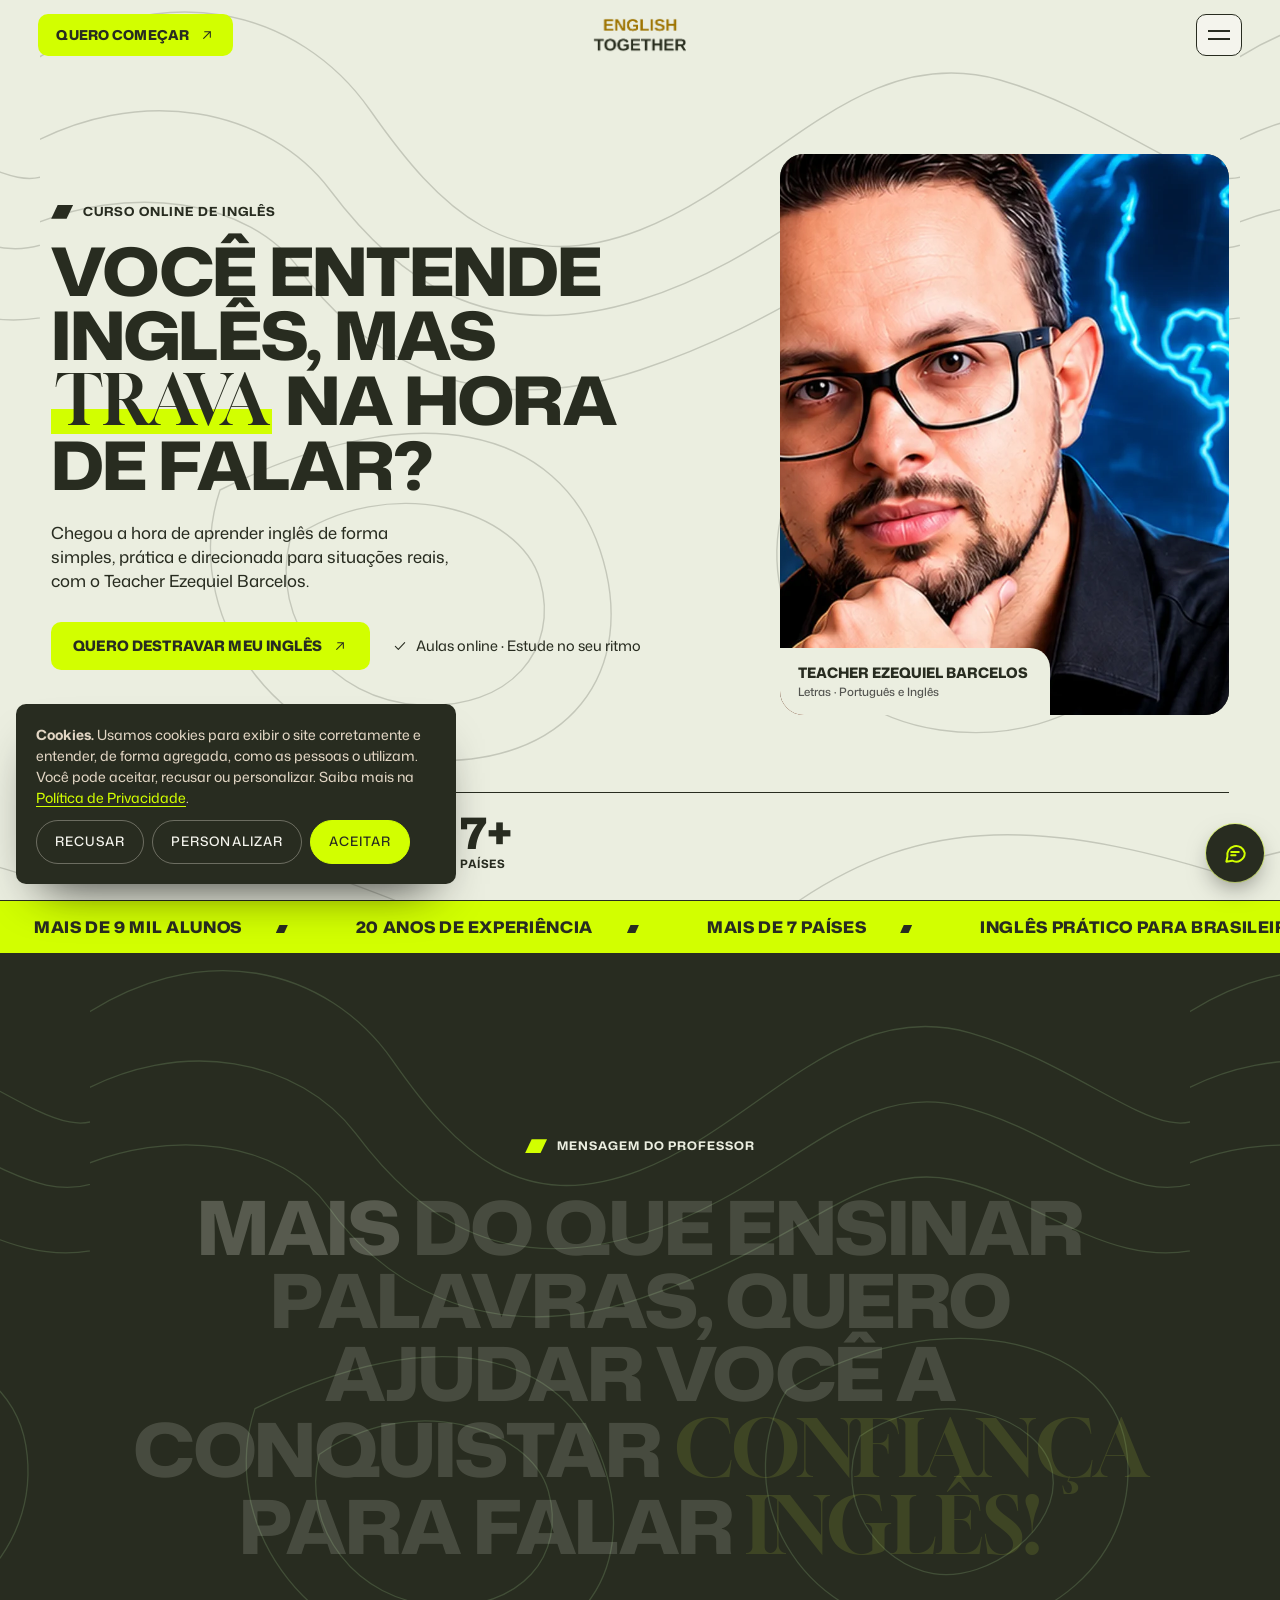
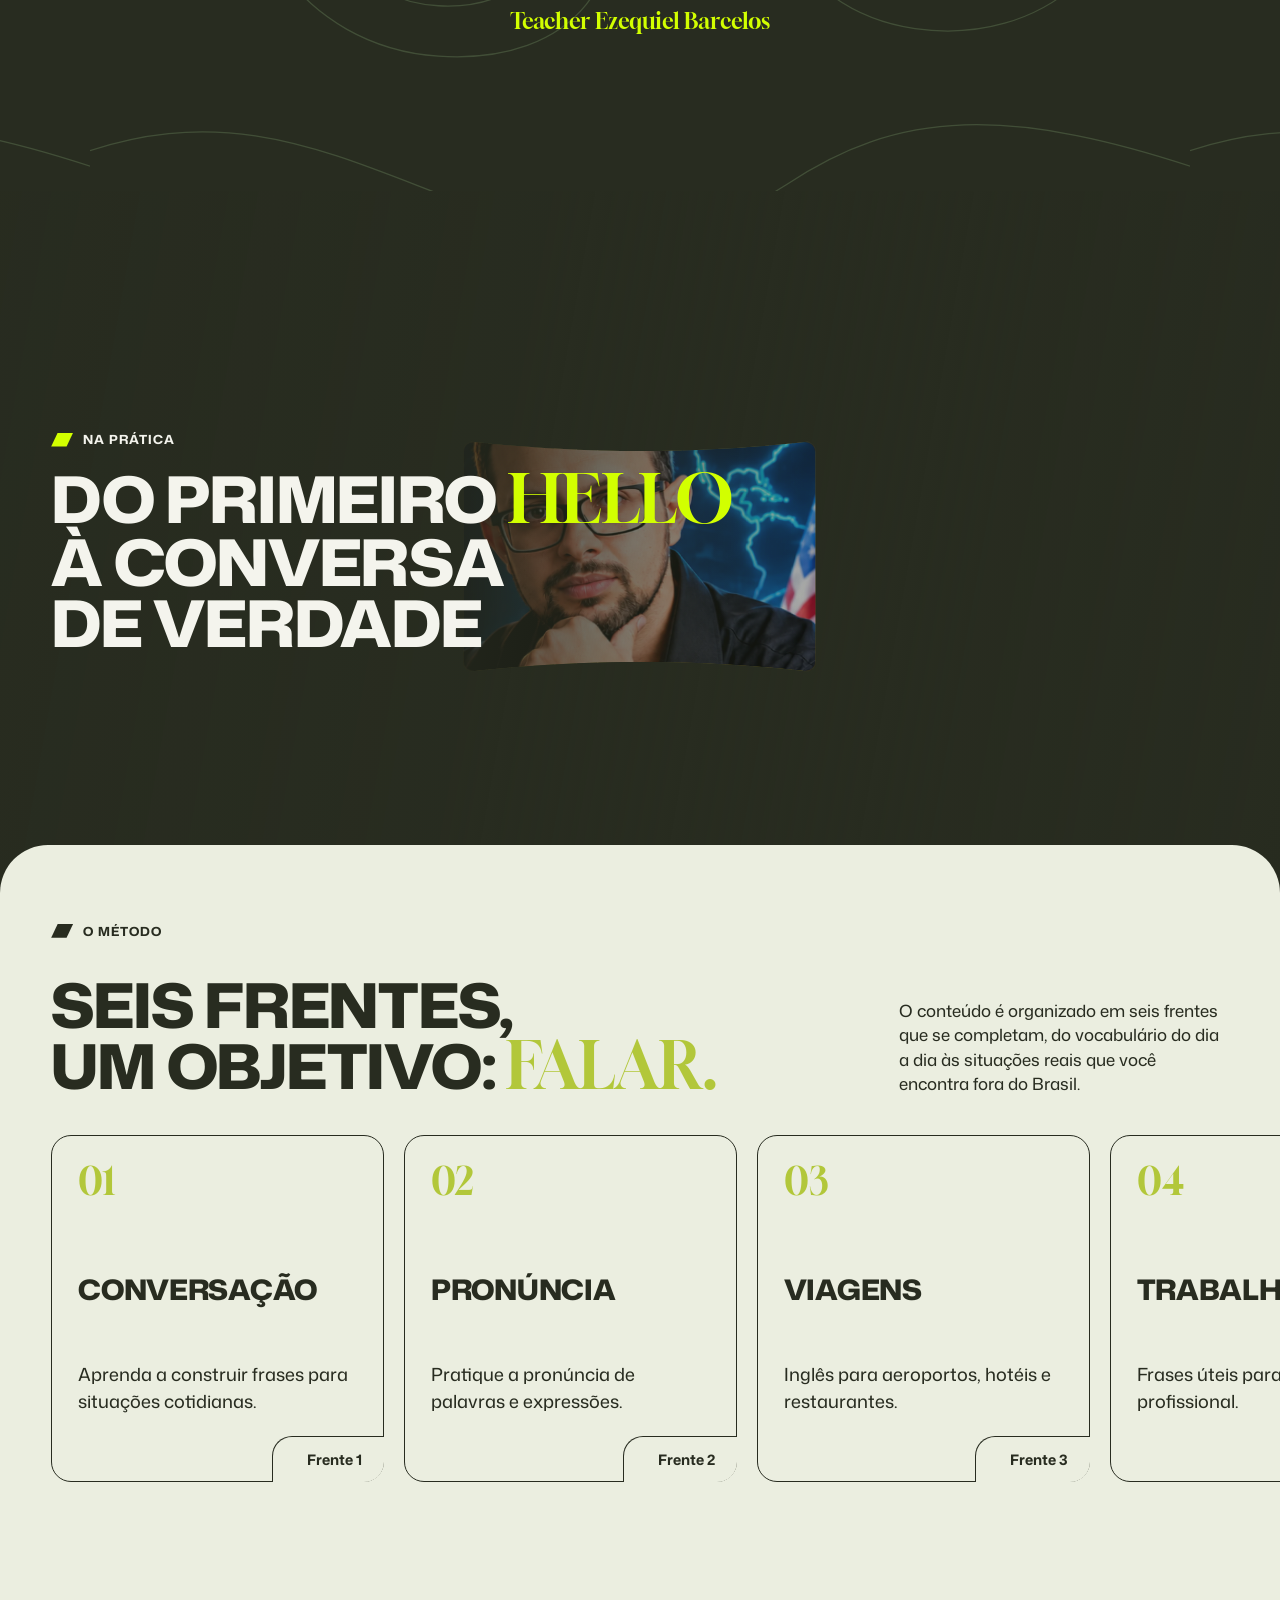
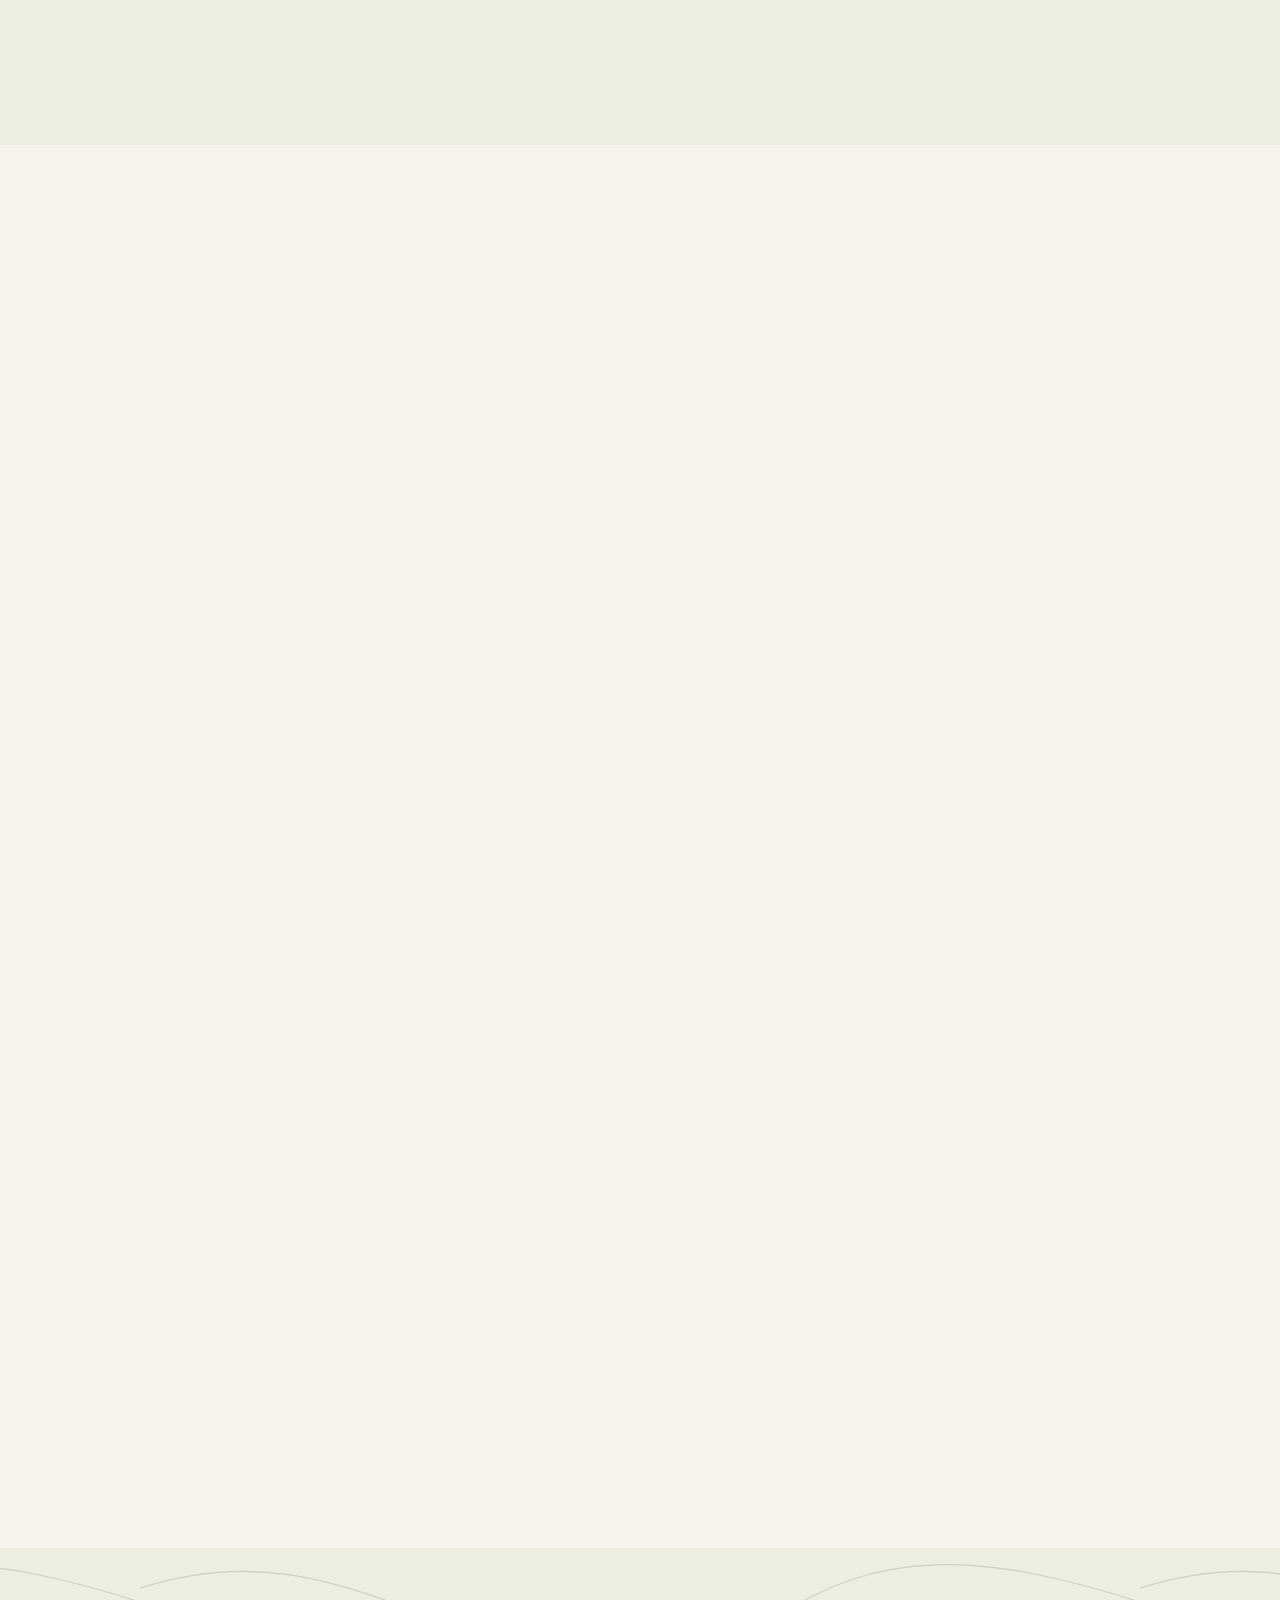
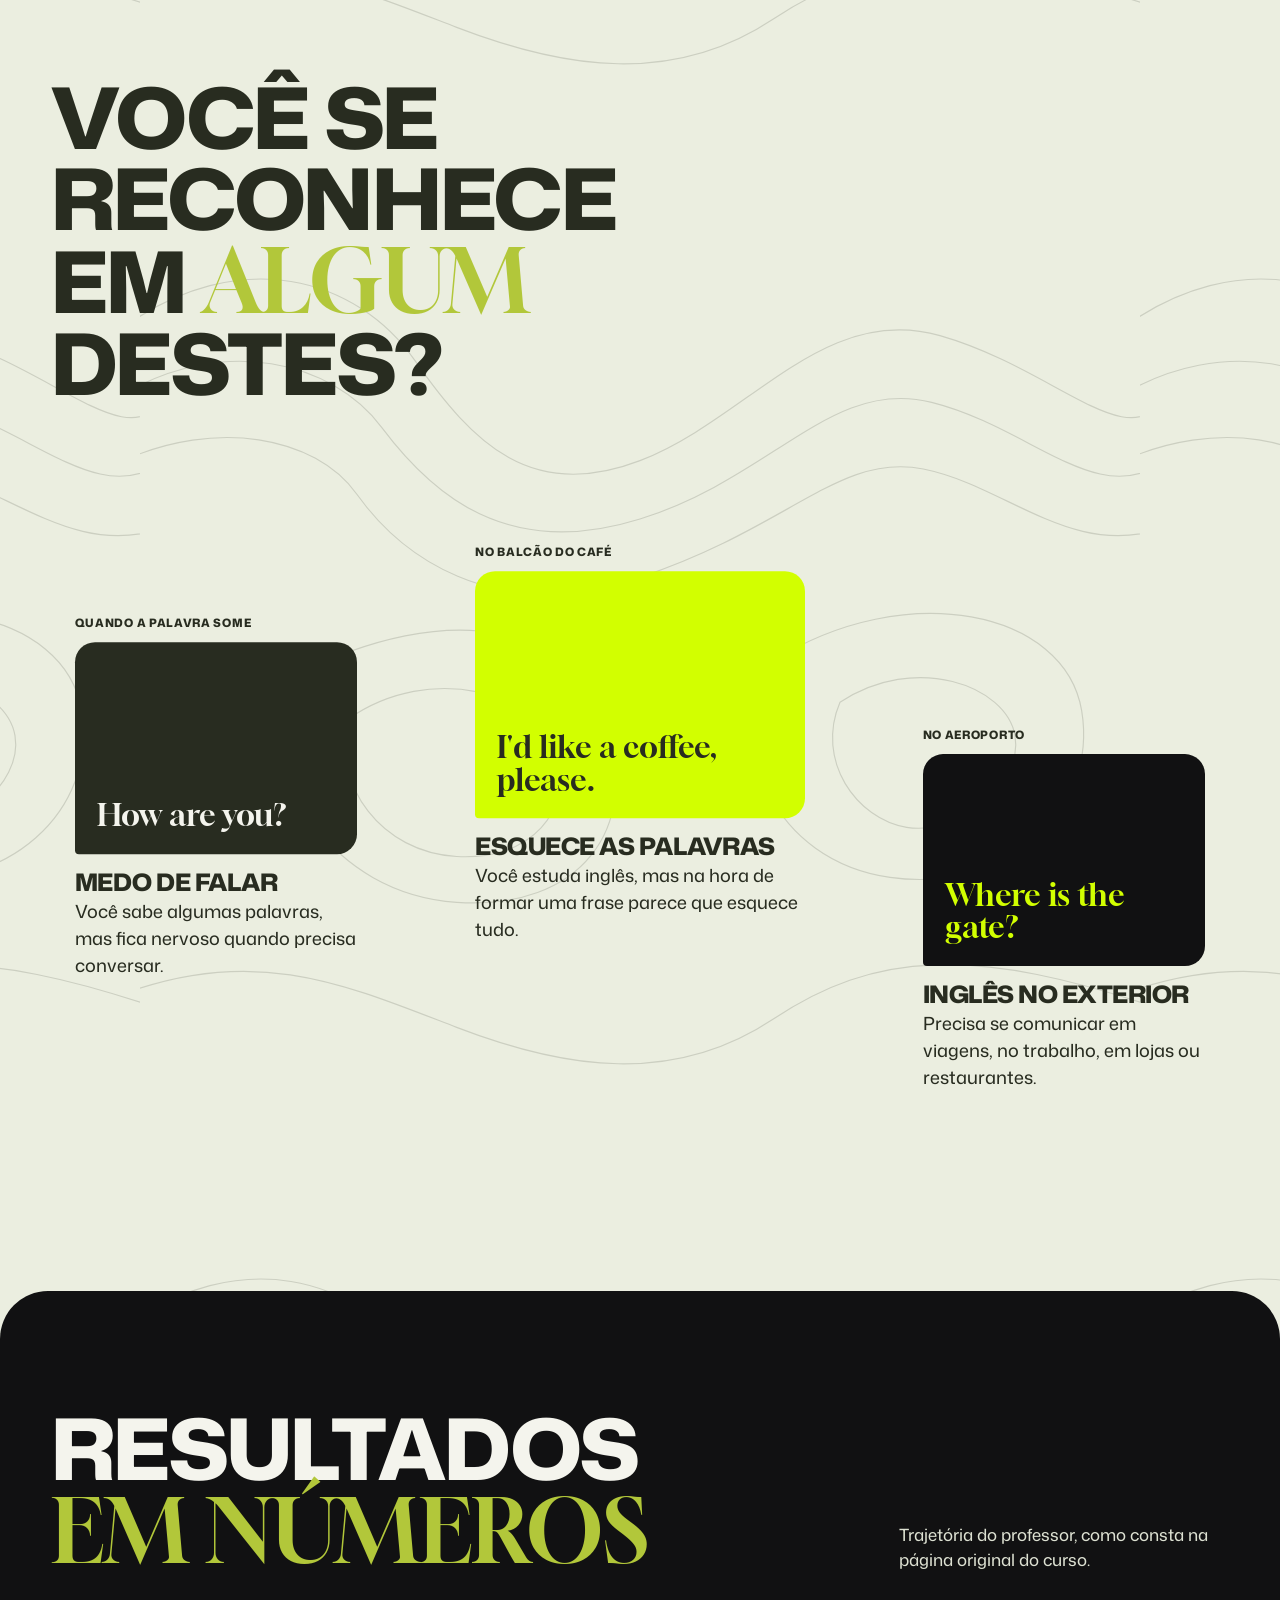
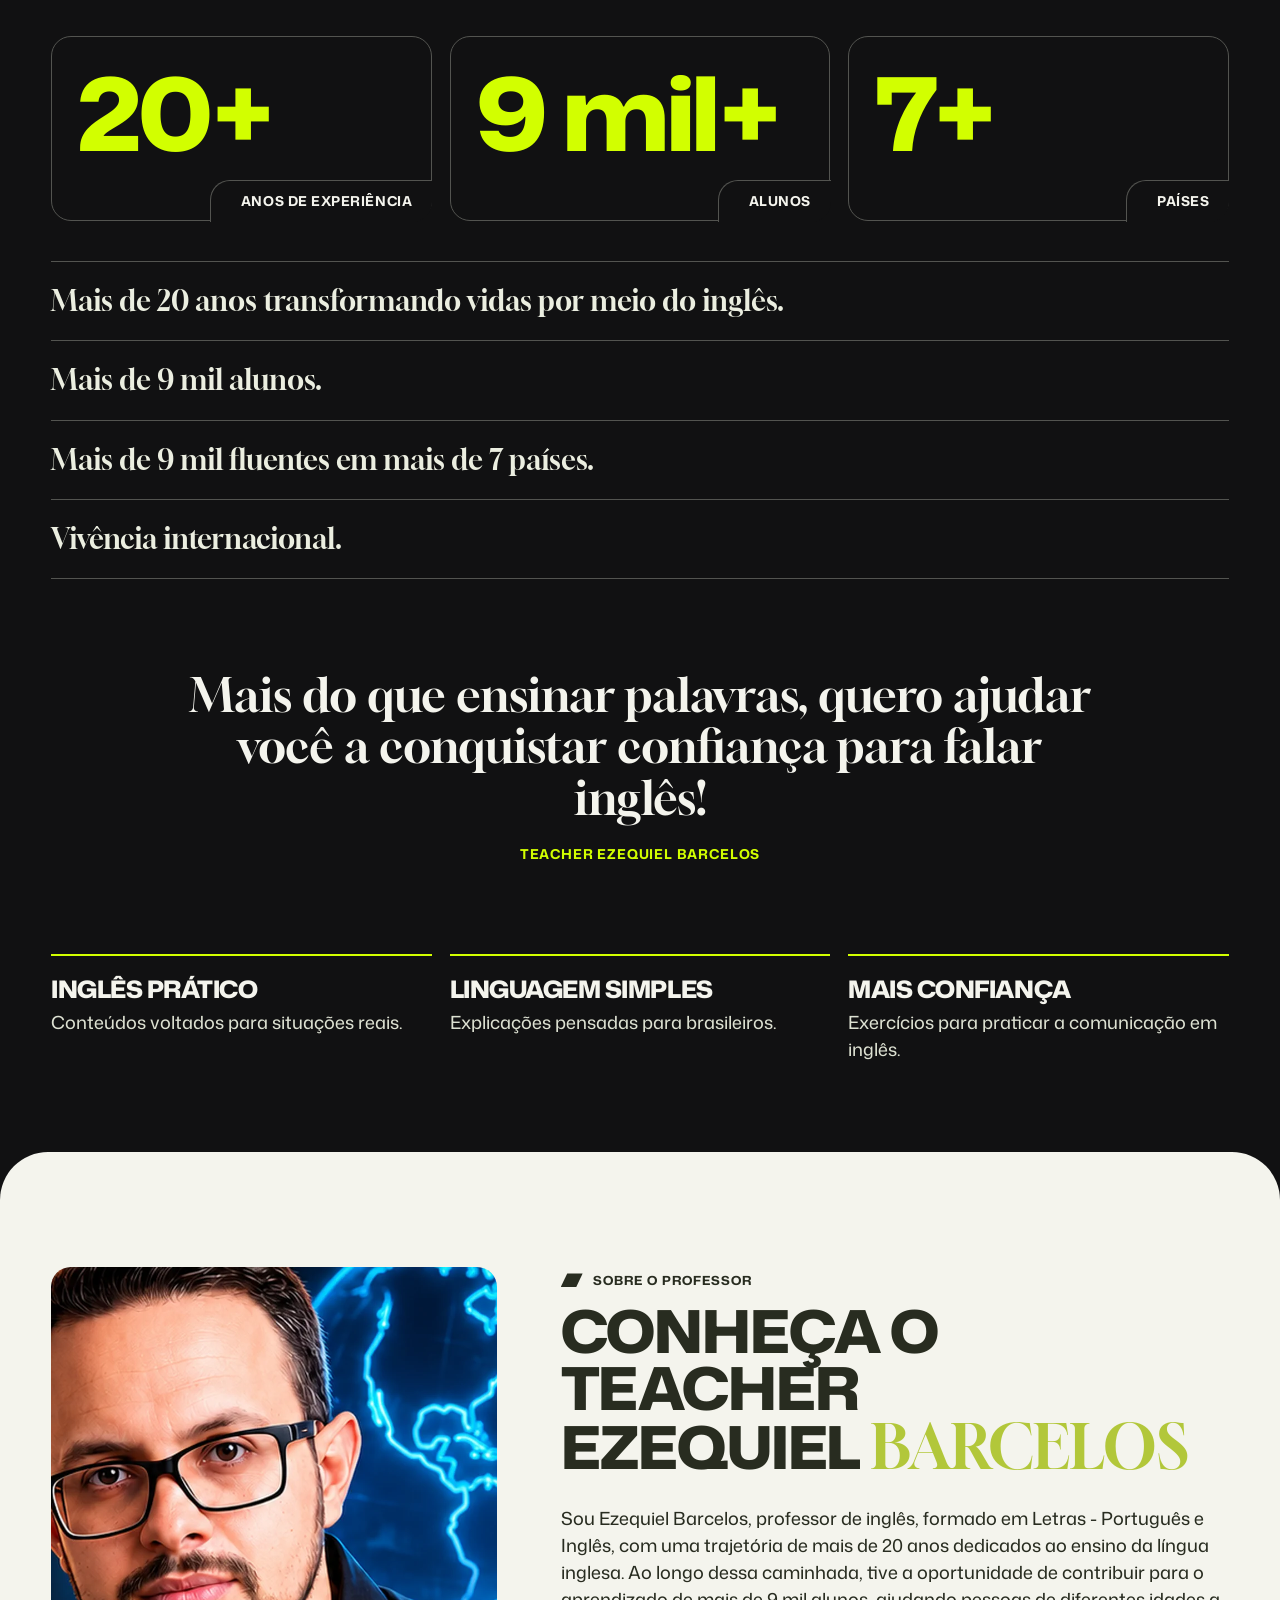
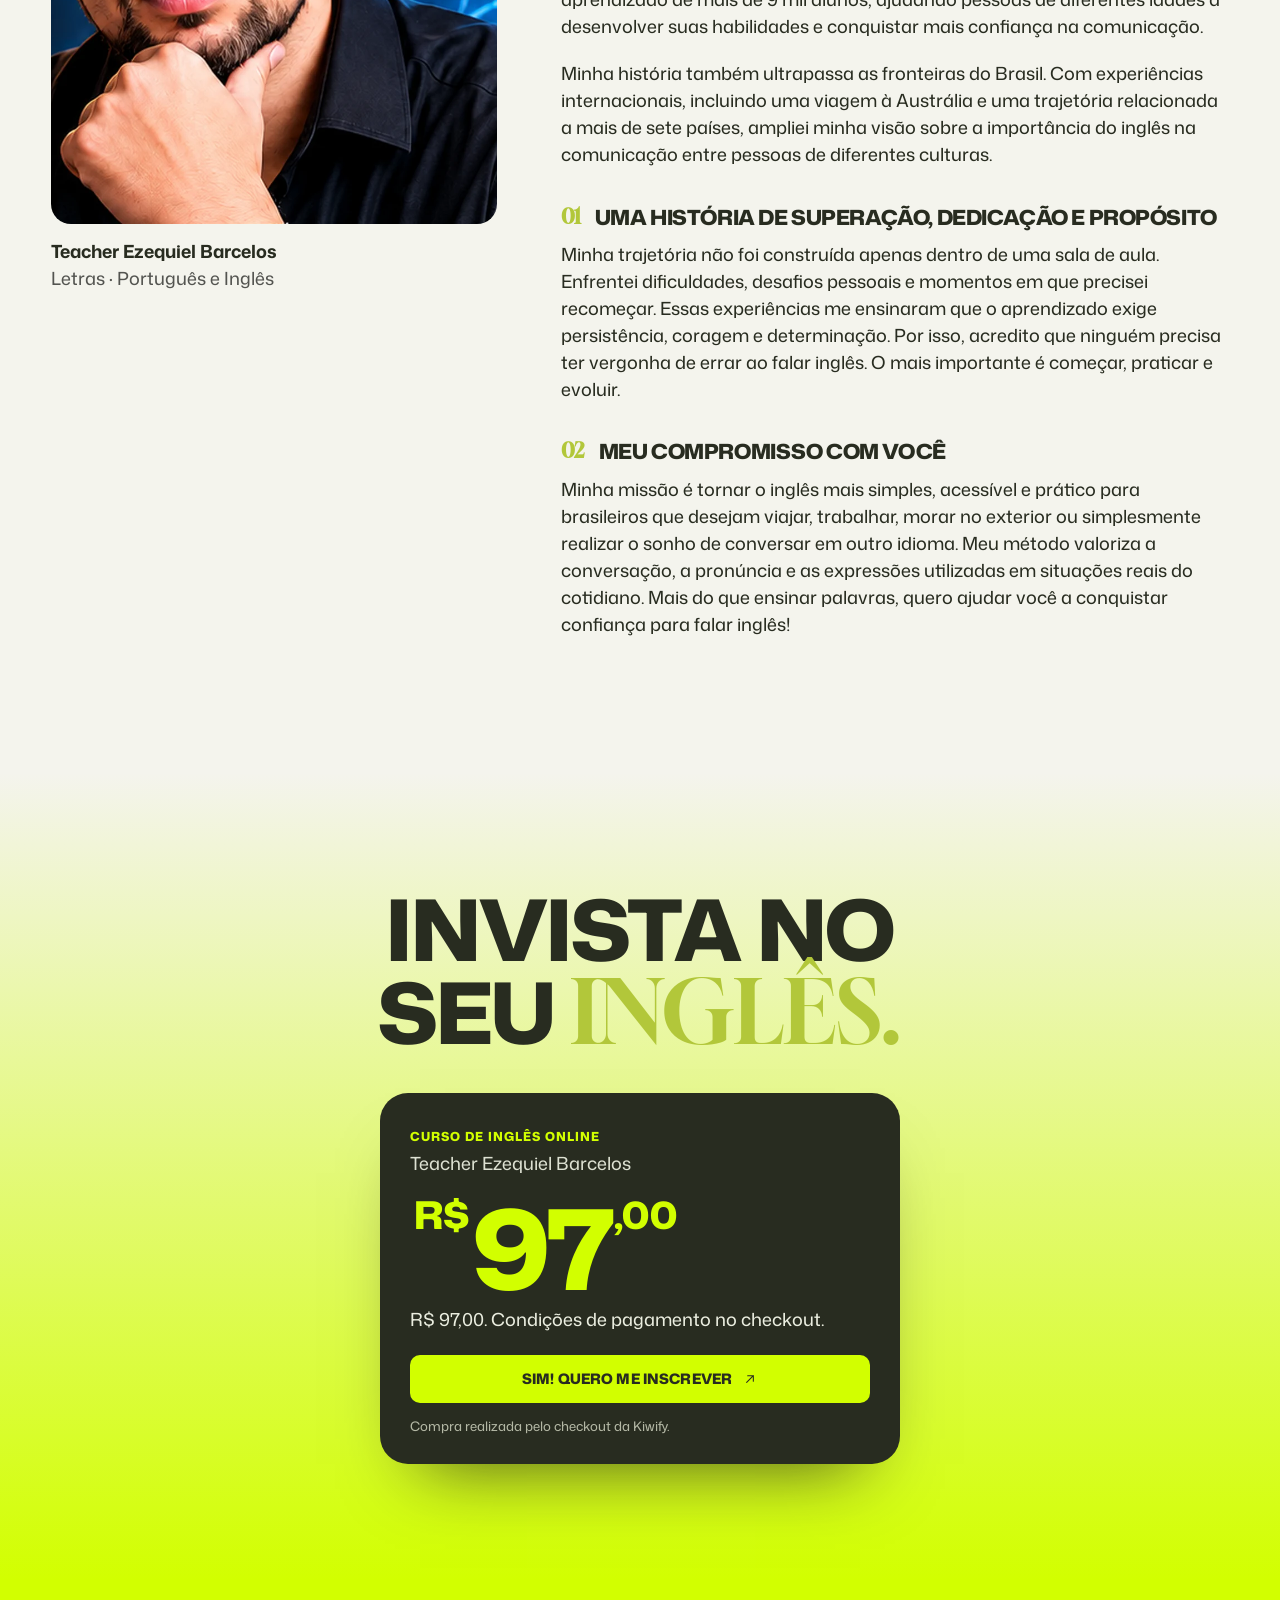
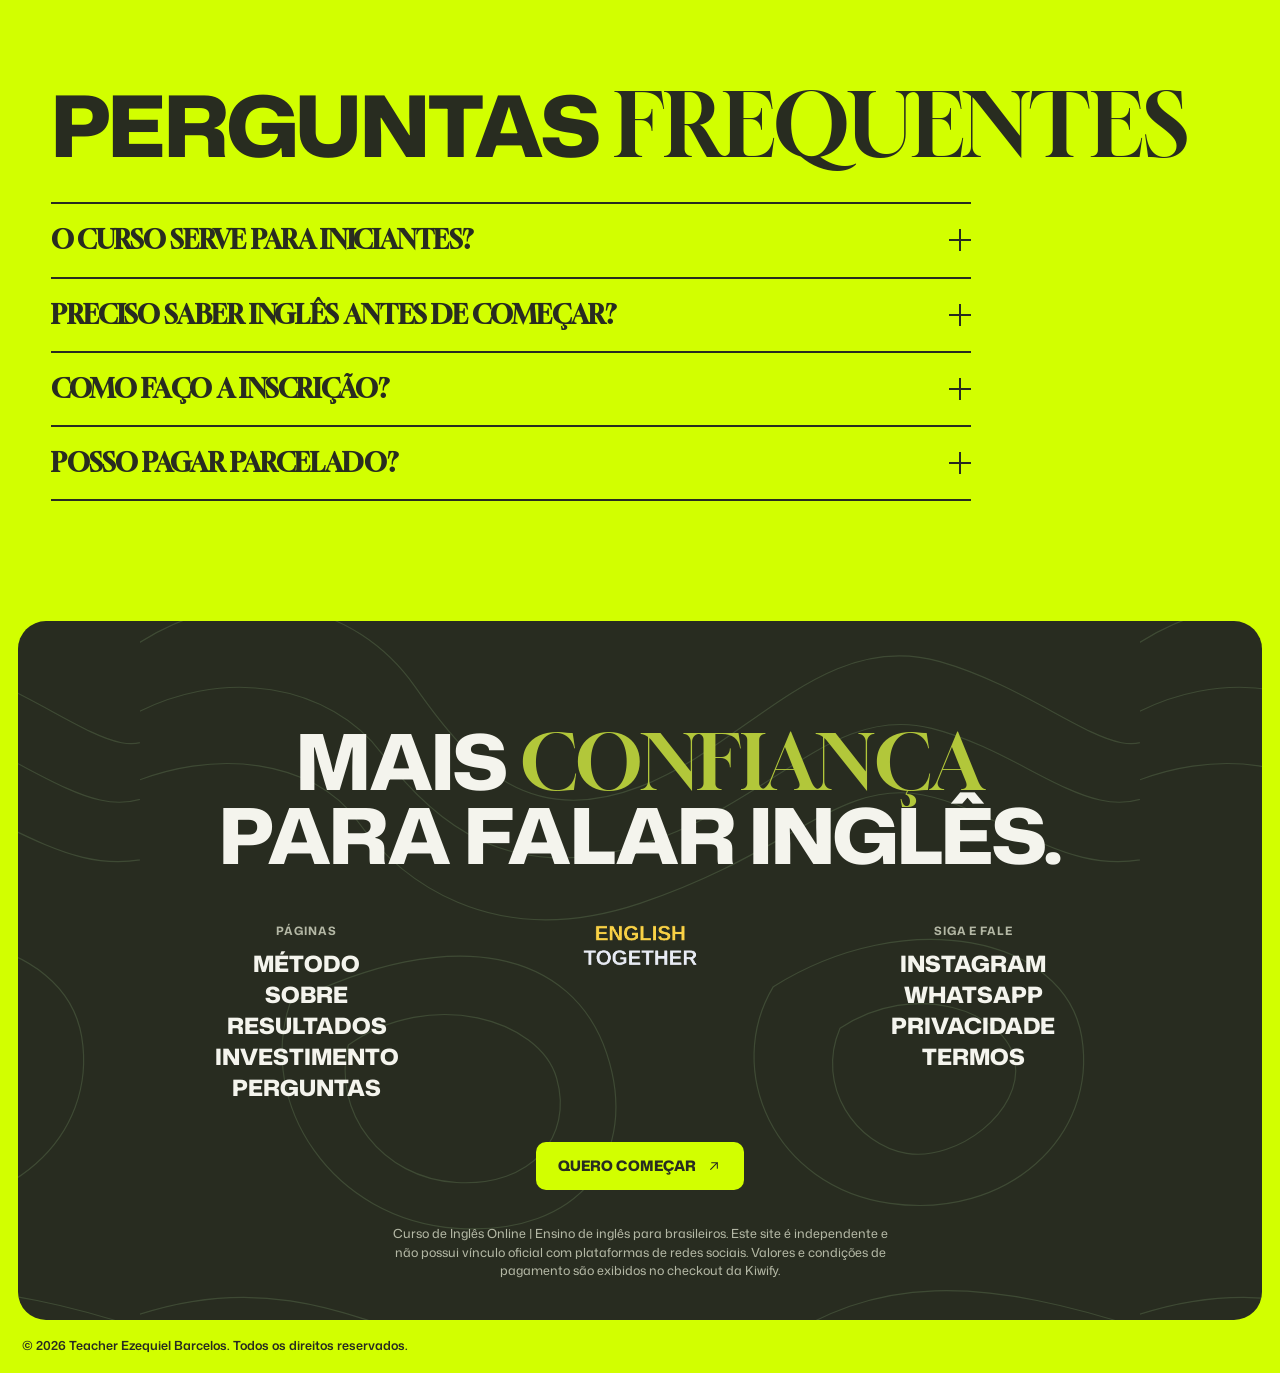
<file: index.html>
<!doctype html>
<html lang="pt-BR"><head><meta charset="UTF-8" /><meta http-equiv="Content-Security-Policy" content="default-src 'self'; base-uri 'self'; object-src 'none'; script-src 'self' 'sha256-Nq7RHkSp11QzhqVz3kyf7JLnCN8H1T1qQtm2yAXa4s0='; style-src 'self' 'unsafe-inline' https://fonts.googleapis.com; img-src 'self' data:; font-src 'self' data: https://fonts.gstatic.com; connect-src https://text.pollinations.ai; form-action 'self'; frame-src 'none'; manifest-src 'self'" /><meta name="referrer" content="strict-origin-when-cross-origin" /><meta name="viewport" content="width=device-width, initial-scale=1.0" /><title>English Together | Inglês prático para brasileiros</title><meta name="theme-color" content="#080d17" />
<style>.whatsapp{display:none!important}</style>
<script>(function(){const from="https://pay.kiwify.com.br/zrhiy93";const to="https://pay.kiwify.com.br/zzFq5RR?afid=7FrI0A9X";const update=()=>document.querySelectorAll("a[href]").forEach(a=>{if(a.href===from)a.href=to});new MutationObserver(update).observe(document.documentElement,{subtree:true,childList:true,attributes:true,attributeFilter:["href"]});update()})();</script>
<link rel="stylesheet" href="./chat.css"><script type="module" crossorigin src="./0.js"></script><script defer src="./chat.js"></script>
<link rel="stylesheet" crossorigin href="./0.css">
</head>
<body><div id="root"></div></body></html>
</file>
<file: chat.css>
.etc-fab{position:fixed;right:max(16px,env(safe-area-inset-right));bottom:calc(18px + env(safe-area-inset-bottom));z-index:110;width:58px;height:58px;border-radius:50%;border:0;cursor:pointer;background:#282c20;color:#d2ff00;display:inline-flex;align-items:center;justify-content:center;box-shadow:0 10px 26px -8px #0000008c,0 0 0 1px #d2ff0066;transition:transform .25s}
.etc-fab:hover{transform:scale(1.06)}
.etc-fab:focus-visible,.etc-chips button:focus-visible,.etc-x:focus-visible,.etc-form button:focus-visible,.etc-form input:focus-visible{outline:2px solid #d2ff00;outline-offset:2px}
.etc-panel{position:fixed;right:max(16px,env(safe-area-inset-right));bottom:calc(88px + env(safe-area-inset-bottom));z-index:110;width:min(380px,calc(100vw - 32px));height:min(560px,calc(100dvh - 120px));background:#fff;border-radius:18px;overflow:hidden;display:none;flex-direction:column;box-shadow:0 24px 60px -12px #000a,0 0 0 1px #0000001a;font-family:"Mona Sans",system-ui,sans-serif;color:#282c20}
.etc-panel.open{display:flex}
.etc-head{background:#282c20;color:#f4f4ed;padding:14px 16px;display:flex;align-items:center;gap:10px}
.etc-av{width:34px;height:34px;border-radius:50%;background:#d2ff00;color:#282c20;font-weight:700;display:flex;align-items:center;justify-content:center;font-size:14px}
.etc-t{flex:1;line-height:1.2}.etc-t b{display:block;font-size:15px}.etc-t span{font-size:12px;color:#d2ff00;opacity:.9}
.etc-x{background:none;border:0;color:#f4f4ed;font-size:22px;cursor:pointer;padding:4px 8px}
.etc-msgs{flex:1;overflow-y:auto;padding:14px;background:#f4f4ed;display:flex;flex-direction:column;gap:10px}
.etc-m{max-width:86%;padding:10px 13px;border-radius:14px;font-size:14.5px;line-height:1.4;white-space:pre-line}
.etc-m.bot{background:#fff;border:1px solid #dde1d2;align-self:flex-start;border-bottom-left-radius:4px}
.etc-m.me{background:#4c5a10;color:#fff;align-self:flex-end;border-bottom-right-radius:4px}
.etc-m a{color:#3d4a0b;font-weight:600}
.etc-chips{display:flex;flex-wrap:nowrap;overflow-x:auto;gap:6px;padding:0 14px 10px;background:#f4f4ed;scrollbar-width:thin}
.etc-chips button{flex:none;white-space:nowrap;border:1px solid #4c5a10;background:#fff;color:#3d4a0b;border-radius:999px;padding:6px 11px;font:500 13px "Mona Sans",system-ui,sans-serif;cursor:pointer}
.etc-chips button:hover{background:#ebeee0}
.etc-form{display:flex;gap:8px;padding:10px;border-top:1px solid #eee;background:#fff}
.etc-form input{flex:1;border:1px solid #d9d2c3;border-radius:10px;padding:10px 12px;font:15px "Mona Sans",system-ui,sans-serif;min-width:0}
.etc-form button{border:0;background:#282c20;color:#d2ff00;border-radius:10px;padding:0 14px;font:600 14px "Mona Sans",system-ui,sans-serif;cursor:pointer}
.etc-note{font-size:11px;color:#535450;text-align:center;padding:0 10px 8px;background:#fff}
@media (max-width:480px){.etc-panel{right:8px;left:8px;width:auto;bottom:calc(84px + env(safe-area-inset-bottom));height:min(70dvh,560px)}}
@media (prefers-reduced-motion:reduce){.etc-fab{transition:none}}
.etc-typing span{display:inline-block;width:6px;height:6px;margin-right:3px;border-radius:50%;background:currentColor;opacity:.4;animation:etc-b 1s infinite}
.etc-typing span:nth-child(2){animation-delay:.15s}.etc-typing span:nth-child(3){animation-delay:.3s}
@keyframes etc-b{0%,80%,100%{opacity:.25}40%{opacity:.9}}
.etc-tag{font-size:10px;opacity:.55;display:block;margin-top:4px}
</file>
<file: 0.css>
@layer properties{@supports (((-webkit-hyphens:none)) and (not (margin-trim:block))) or ((-moz-orient:inline) and (not (color:rgb(from red r g b)))){*,:before,:after,::backdrop{--tw-scale-x:1;--tw-scale-y:1;--tw-scale-z:1;--tw-rotate-x:initial;--tw-rotate-y:initial;--tw-rotate-z:initial;--tw-skew-x:initial;--tw-skew-y:initial;--tw-pan-x:initial;--tw-pan-y:initial;--tw-pinch-zoom:initial;--tw-space-y-reverse:0;--tw-space-x-reverse:0;--tw-divide-x-reverse:0;--tw-border-style:solid;--tw-divide-y-reverse:0;--tw-ordinal:initial;--tw-slashed-zero:initial;--tw-numeric-figure:initial;--tw-numeric-spacing:initial;--tw-numeric-fraction:initial;--tw-shadow:0 0 #0000;--tw-shadow-color:initial;--tw-shadow-alpha:100%;--tw-inset-shadow:0 0 #0000;--tw-inset-shadow-color:initial;--tw-inset-shadow-alpha:100%;--tw-ring-color:initial;--tw-ring-shadow:0 0 #0000;--tw-inset-ring-color:initial;--tw-inset-ring-shadow:0 0 #0000;--tw-ring-inset:initial;--tw-ring-offset-width:0px;--tw-ring-offset-color:#fff;--tw-ring-offset-shadow:0 0 #0000;--tw-outline-style:solid;--tw-blur:initial;--tw-brightness:initial;--tw-contrast:initial;--tw-grayscale:initial;--tw-hue-rotate:initial;--tw-invert:initial;--tw-opacity:initial;--tw-saturate:initial;--tw-sepia:initial;--tw-drop-shadow:initial;--tw-drop-shadow-color:initial;--tw-drop-shadow-alpha:100%;--tw-drop-shadow-size:initial;--tw-backdrop-blur:initial;--tw-backdrop-brightness:initial;--tw-backdrop-contrast:initial;--tw-backdrop-grayscale:initial;--tw-backdrop-hue-rotate:initial;--tw-backdrop-invert:initial;--tw-backdrop-opacity:initial;--tw-backdrop-saturate:initial;--tw-backdrop-sepia:initial;--tw-duration:initial;--tw-ease:initial}}}@layer theme{:root,:host{--font-sans:var(--font-sans);--font-mono:ui-monospace, SFMono-Regular, Menlo, Monaco, Consolas, "Liberation Mono", "Courier New", monospace;--radius-lg:var(--radius-lg);--ease-in:cubic-bezier(.4, 0, 1, 1);--ease-out:cubic-bezier(0, 0, .2, 1);--ease-in-out:cubic-bezier(.4, 0, .2, 1);--default-transition-duration:.15s;--default-transition-timing-function:cubic-bezier(.4, 0, .2, 1);--default-font-family:var(--font-sans);--default-mono-font-family:var(--font-mono);--font-display:var(--font-display)}}@layer base{*,:after,:before,::backdrop{box-sizing:border-box;border:0 solid;margin:0;padding:0}::file-selector-button{box-sizing:border-box;border:0 solid;margin:0;padding:0}html,:host{-webkit-text-size-adjust:100%;tab-size:4;line-height:1.5;font-family:var(--default-font-family,-apple-system, BlinkMacSystemFont, "Segoe UI", Roboto, "Helvetica Neue", "Noto Sans", Arial, sans-serif, "Apple Color Emoji", "Segoe UI Emoji", "Segoe UI Symbol", "Noto Color Emoji");font-feature-settings:var(--default-font-feature-settings,normal);font-variation-settings:var(--default-font-variation-settings,normal);-webkit-tap-highlight-color:transparent}hr{height:0;color:inherit;border-top-width:1px}abbr:where([title]){-webkit-text-decoration:underline dotted;text-decoration:underline dotted}h1,h2,h3,h4,h5,h6{font-size:inherit;font-weight:inherit}a{color:inherit;-webkit-text-decoration:inherit;text-decoration:inherit}b,strong{font-weight:bolder}code,kbd,samp,pre{font-family:var(--default-mono-font-family,ui-monospace, SFMono-Regular, Menlo, Monaco, Consolas, "Liberation Mono", "Courier New", monospace);font-feature-settings:var(--default-mono-font-feature-settings,normal);font-variation-settings:var(--default-mono-font-variation-settings,normal);font-size:1em}small{font-size:80%}sub,sup{vertical-align:baseline;font-size:75%;line-height:0;position:relative}sub{bottom:-.25em}sup{top:-.5em}table{text-indent:0;border-color:inherit;border-collapse:collapse}:-moz-focusring:where(:not(iframe)){outline:auto}progress{vertical-align:baseline}summary{display:list-item}ol,ul,menu{list-style:none}img,svg,video,canvas,audio,iframe,embed,object{vertical-align:middle;display:block}img,video{max-width:100%;height:auto}button,input,select,optgroup,textarea{font:inherit;font-feature-settings:inherit;font-variation-settings:inherit;letter-spacing:inherit;color:inherit;opacity:1;background-color:#0000;border-radius:0}::file-selector-button{font:inherit;font-feature-settings:inherit;font-variation-settings:inherit;letter-spacing:inherit;color:inherit;opacity:1;background-color:#0000;border-radius:0}:where(select:is([multiple],[size])) optgroup{font-weight:bolder}:where(select:is([multiple],[size])) optgroup option{padding-inline-start:20px}::file-selector-button{margin-inline-end:4px}::placeholder{opacity:1}@supports (not ((-webkit-appearance:-apple-pay-button))) or (contain-intrinsic-size:1px){::placeholder{color:currentColor}@supports (color:color-mix(in lab,red,red)){::placeholder{color:color-mix(in oklab,currentcolor 50%,transparent)}}}textarea{resize:vertical}::-webkit-search-decoration{-webkit-appearance:none}::-webkit-date-and-time-value{min-height:1lh;text-align:inherit}::-webkit-datetime-edit{display:inline-flex}::-webkit-datetime-edit-fields-wrapper{padding:0}::-webkit-datetime-edit{padding-block:0}::-webkit-datetime-edit-year-field{padding-block:0}::-webkit-datetime-edit-month-field{padding-block:0}::-webkit-datetime-edit-day-field{padding-block:0}::-webkit-datetime-edit-hour-field{padding-block:0}::-webkit-datetime-edit-minute-field{padding-block:0}::-webkit-datetime-edit-second-field{padding-block:0}::-webkit-datetime-edit-millisecond-field{padding-block:0}::-webkit-datetime-edit-meridiem-field{padding-block:0}::-webkit-calendar-picker-indicator{line-height:1}:-moz-ui-invalid{box-shadow:none}button,input:where([type=button],[type=reset],[type=submit]){appearance:button}::file-selector-button{appearance:button}::-webkit-inner-spin-button{height:auto}::-webkit-outer-spin-button{height:auto}[hidden]:where(:not([hidden=until-found])){display:none!important}}@layer components;@layer utilities{.\@container{container-type:inline-size}.pointer-events-none{pointer-events:none}.collapse{visibility:collapse}.invisible{visibility:hidden}.visible{visibility:visible}.sr-only{clip-path:inset(50%);white-space:nowrap;border-width:0;width:1px;height:1px;margin:-1px;padding:0;position:absolute;overflow:hidden}.not-sr-only{clip-path:none;white-space:normal;width:auto;height:auto;margin:0;padding:0;position:static;overflow:visible}.absolute{position:absolute}.fixed{position:fixed}.relative{position:relative}.static{position:static}.sticky{position:sticky}.inset-0{inset:0}.top-0{top:0}.isolate{isolation:isolate}.isolation-auto{isolation:auto}.container{width:100%}@media(min-width:40rem){.container{max-width:40rem}}@media(min-width:48rem){.container{max-width:48rem}}@media(min-width:64rem){.container{max-width:64rem}}@media(min-width:80rem){.container{max-width:80rem}}@media(min-width:96rem){.container{max-width:96rem}}.block{display:block}.contents{display:contents}.flex{display:flex}.flow-root{display:flow-root}.grid{display:grid}.hidden{display:none}.inline{display:inline}.inline-block{display:inline-block}.inline-flex{display:inline-flex}.inline-grid{display:inline-grid}.inline-table{display:inline-table}.list-item{display:list-item}.table{display:table}.table-caption{display:table-caption}.table-cell{display:table-cell}.table-column{display:table-column}.table-column-group{display:table-column-group}.table-footer-group{display:table-footer-group}.table-header-group{display:table-header-group}.table-row{display:table-row}.table-row-group{display:table-row-group}.max-w-none{max-width:none}.shrink{flex-shrink:1}.grow{flex-grow:1}.border-collapse{border-collapse:collapse}.translate-none{translate:none}.scale-3d{scale:var(--tw-scale-x) var(--tw-scale-y) var(--tw-scale-z)}.transform{transform:var(--tw-rotate-x, ) var(--tw-rotate-y, ) var(--tw-rotate-z, ) var(--tw-skew-x, ) var(--tw-skew-y, )}.touch-pinch-zoom{--tw-pinch-zoom:pinch-zoom;touch-action:var(--tw-pan-x, ) var(--tw-pan-y, ) var(--tw-pinch-zoom, )}.resize{resize:both}.flex-wrap{flex-wrap:wrap}:where(.space-y-reverse>:not(:last-child)){--tw-space-y-reverse:1}:where(.space-x-reverse>:not(:last-child)){--tw-space-x-reverse:1}:where(.divide-x>:not(:last-child)){--tw-divide-x-reverse:0;border-inline-style:var(--tw-border-style);border-inline-start-width:calc(1px * var(--tw-divide-x-reverse));border-inline-end-width:calc(1px * calc(1 - var(--tw-divide-x-reverse)))}:where(.divide-y>:not(:last-child)){--tw-divide-y-reverse:0;border-bottom-style:var(--tw-border-style);border-top-style:var(--tw-border-style);border-top-width:calc(1px * var(--tw-divide-y-reverse));border-bottom-width:calc(1px * calc(1 - var(--tw-divide-y-reverse)))}:where(.divide-y-reverse>:not(:last-child)){--tw-divide-y-reverse:1}.truncate{text-overflow:ellipsis;white-space:nowrap;overflow:hidden}.overflow-hidden{overflow:hidden}.rounded{border-radius:.25rem}.rounded-s{border-start-start-radius:.25rem;border-end-start-radius:.25rem}.rounded-ss{border-start-start-radius:.25rem}.rounded-e{border-start-end-radius:.25rem;border-end-end-radius:.25rem}.rounded-se{border-start-end-radius:.25rem}.rounded-ee{border-end-end-radius:.25rem}.rounded-es{border-end-start-radius:.25rem}.rounded-t{border-top-left-radius:.25rem;border-top-right-radius:.25rem}.rounded-l{border-top-left-radius:.25rem;border-bottom-left-radius:.25rem}.rounded-l-lg{border-top-left-radius:var(--radius-lg);border-bottom-left-radius:var(--radius-lg)}.rounded-tl{border-top-left-radius:.25rem}.rounded-r{border-top-right-radius:.25rem;border-bottom-right-radius:.25rem}.rounded-r-lg{border-top-right-radius:var(--radius-lg);border-bottom-right-radius:var(--radius-lg)}.rounded-tr{border-top-right-radius:.25rem}.rounded-b{border-bottom-right-radius:.25rem;border-bottom-left-radius:.25rem}.rounded-br{border-bottom-right-radius:.25rem}.rounded-bl{border-bottom-left-radius:.25rem}.border{border-style:var(--tw-border-style);border-width:1px}.border-x{border-inline-style:var(--tw-border-style);border-inline-width:1px}.border-y{border-block-style:var(--tw-border-style);border-block-width:1px}.border-s{border-inline-start-style:var(--tw-border-style);border-inline-start-width:1px}.border-e{border-inline-end-style:var(--tw-border-style);border-inline-end-width:1px}.border-bs{border-block-start-style:var(--tw-border-style);border-block-start-width:1px}.border-be{border-block-end-style:var(--tw-border-style);border-block-end-width:1px}.border-t{border-top-style:var(--tw-border-style);border-top-width:1px}.border-r{border-right-style:var(--tw-border-style);border-right-width:1px}.border-b{border-bottom-style:var(--tw-border-style);border-bottom-width:1px}.border-l{border-left-style:var(--tw-border-style);border-left-width:1px}.bg-muted{background-color:#1e1813}.bg-repeat{background-repeat:repeat}.mask-no-clip{-webkit-mask-clip:no-clip;mask-clip:no-clip}.mask-repeat{-webkit-mask-repeat:repeat;mask-repeat:repeat}.object-cover{object-fit:cover}.text-wrap{text-wrap:wrap}.text-clip{text-overflow:clip}.text-ellipsis{text-overflow:ellipsis}.capitalize{text-transform:capitalize}.lowercase{text-transform:lowercase}.normal-case{text-transform:none}.uppercase{text-transform:uppercase}.italic{font-style:italic}.not-italic{font-style:normal}.diagonal-fractions{--tw-numeric-fraction:diagonal-fractions;font-variant-numeric:var(--tw-ordinal, ) var(--tw-slashed-zero, ) var(--tw-numeric-figure, ) var(--tw-numeric-spacing, ) var(--tw-numeric-fraction, )}.lining-nums{--tw-numeric-figure:lining-nums;font-variant-numeric:var(--tw-ordinal, ) var(--tw-slashed-zero, ) var(--tw-numeric-figure, ) var(--tw-numeric-spacing, ) var(--tw-numeric-fraction, )}.oldstyle-nums{--tw-numeric-figure:oldstyle-nums;font-variant-numeric:var(--tw-ordinal, ) var(--tw-slashed-zero, ) var(--tw-numeric-figure, ) var(--tw-numeric-spacing, ) var(--tw-numeric-fraction, )}.ordinal{--tw-ordinal:ordinal;font-variant-numeric:var(--tw-ordinal, ) var(--tw-slashed-zero, ) var(--tw-numeric-figure, ) var(--tw-numeric-spacing, ) var(--tw-numeric-fraction, )}.proportional-nums{--tw-numeric-spacing:proportional-nums;font-variant-numeric:var(--tw-ordinal, ) var(--tw-slashed-zero, ) var(--tw-numeric-figure, ) var(--tw-numeric-spacing, ) var(--tw-numeric-fraction, )}.slashed-zero{--tw-slashed-zero:slashed-zero;font-variant-numeric:var(--tw-ordinal, ) var(--tw-slashed-zero, ) var(--tw-numeric-figure, ) var(--tw-numeric-spacing, ) var(--tw-numeric-fraction, )}.stacked-fractions{--tw-numeric-fraction:stacked-fractions;font-variant-numeric:var(--tw-ordinal, ) var(--tw-slashed-zero, ) var(--tw-numeric-figure, ) var(--tw-numeric-spacing, ) var(--tw-numeric-fraction, )}.tabular-nums{--tw-numeric-spacing:tabular-nums;font-variant-numeric:var(--tw-ordinal, ) var(--tw-slashed-zero, ) var(--tw-numeric-figure, ) var(--tw-numeric-spacing, ) var(--tw-numeric-fraction, )}.normal-nums{font-variant-numeric:normal}.line-through{text-decoration-line:line-through}.no-underline{text-decoration-line:none}.overline{text-decoration-line:overline}.underline{text-decoration-line:underline}.antialiased{-webkit-font-smoothing:antialiased;-moz-osx-font-smoothing:grayscale}.subpixel-antialiased{-webkit-font-smoothing:auto;-moz-osx-font-smoothing:auto}.shadow{--tw-shadow:0 1px 3px 0 var(--tw-shadow-color,#0000001a), 0 1px 2px -1px var(--tw-shadow-color,#0000001a);box-shadow:var(--tw-inset-shadow),var(--tw-inset-ring-shadow),var(--tw-ring-offset-shadow),var(--tw-ring-shadow),var(--tw-shadow)}.inset-ring{--tw-inset-ring-shadow:inset 0 0 0 1px var(--tw-inset-ring-color,currentcolor);box-shadow:var(--tw-inset-shadow),var(--tw-inset-ring-shadow),var(--tw-ring-offset-shadow),var(--tw-ring-shadow),var(--tw-shadow)}.outline{outline-style:var(--tw-outline-style);outline-width:1px}.blur{--tw-blur:blur(8px);filter:var(--tw-blur, ) var(--tw-brightness, ) var(--tw-contrast, ) var(--tw-grayscale, ) var(--tw-hue-rotate, ) var(--tw-invert, ) var(--tw-saturate, ) var(--tw-sepia, ) var(--tw-drop-shadow, )}.drop-shadow{--tw-drop-shadow-size:drop-shadow(0 1px 2px var(--tw-drop-shadow-color,#0000001a)) drop-shadow(0 1px 1px var(--tw-drop-shadow-color,#0000000f));--tw-drop-shadow:drop-shadow(0 1px 2px #0000001a) drop-shadow(0 1px 1px #0000000f);filter:var(--tw-blur, ) var(--tw-brightness, ) var(--tw-contrast, ) var(--tw-grayscale, ) var(--tw-hue-rotate, ) var(--tw-invert, ) var(--tw-saturate, ) var(--tw-sepia, ) var(--tw-drop-shadow, )}.filter{filter:var(--tw-blur, ) var(--tw-brightness, ) var(--tw-contrast, ) var(--tw-grayscale, ) var(--tw-hue-rotate, ) var(--tw-invert, ) var(--tw-saturate, ) var(--tw-sepia, ) var(--tw-drop-shadow, )}.filter\!{filter:var(--tw-blur, ) var(--tw-brightness, ) var(--tw-contrast, ) var(--tw-grayscale, ) var(--tw-hue-rotate, ) var(--tw-invert, ) var(--tw-saturate, ) var(--tw-sepia, ) var(--tw-drop-shadow, )!important}.backdrop-blur{--tw-backdrop-blur:blur(8px);-webkit-backdrop-filter:var(--tw-backdrop-blur, ) var(--tw-backdrop-brightness, ) var(--tw-backdrop-contrast, ) var(--tw-backdrop-grayscale, ) var(--tw-backdrop-hue-rotate, ) var(--tw-backdrop-invert, ) var(--tw-backdrop-opacity, ) var(--tw-backdrop-saturate, ) var(--tw-backdrop-sepia, );backdrop-filter:var(--tw-backdrop-blur, ) var(--tw-backdrop-brightness, ) var(--tw-backdrop-contrast, ) var(--tw-backdrop-grayscale, ) var(--tw-backdrop-hue-rotate, ) var(--tw-backdrop-invert, ) var(--tw-backdrop-opacity, ) var(--tw-backdrop-saturate, ) var(--tw-backdrop-sepia, )}.backdrop-grayscale{--tw-backdrop-grayscale:grayscale(100%);-webkit-backdrop-filter:var(--tw-backdrop-blur, ) var(--tw-backdrop-brightness, ) var(--tw-backdrop-contrast, ) var(--tw-backdrop-grayscale, ) var(--tw-backdrop-hue-rotate, ) var(--tw-backdrop-invert, ) var(--tw-backdrop-opacity, ) var(--tw-backdrop-saturate, ) var(--tw-backdrop-sepia, );backdrop-filter:var(--tw-backdrop-blur, ) var(--tw-backdrop-brightness, ) var(--tw-backdrop-contrast, ) var(--tw-backdrop-grayscale, ) var(--tw-backdrop-hue-rotate, ) var(--tw-backdrop-invert, ) var(--tw-backdrop-opacity, ) var(--tw-backdrop-saturate, ) var(--tw-backdrop-sepia, )}.backdrop-invert{--tw-backdrop-invert:invert(100%);-webkit-backdrop-filter:var(--tw-backdrop-blur, ) var(--tw-backdrop-brightness, ) var(--tw-backdrop-contrast, ) var(--tw-backdrop-grayscale, ) var(--tw-backdrop-hue-rotate, ) var(--tw-backdrop-invert, ) var(--tw-backdrop-opacity, ) var(--tw-backdrop-saturate, ) var(--tw-backdrop-sepia, );backdrop-filter:var(--tw-backdrop-blur, ) var(--tw-backdrop-brightness, ) var(--tw-backdrop-contrast, ) var(--tw-backdrop-grayscale, ) var(--tw-backdrop-hue-rotate, ) var(--tw-backdrop-invert, ) var(--tw-backdrop-opacity, ) var(--tw-backdrop-saturate, ) var(--tw-backdrop-sepia, )}.backdrop-sepia{--tw-backdrop-sepia:sepia(100%);-webkit-backdrop-filter:var(--tw-backdrop-blur, ) var(--tw-backdrop-brightness, ) var(--tw-backdrop-contrast, ) var(--tw-backdrop-grayscale, ) var(--tw-backdrop-hue-rotate, ) var(--tw-backdrop-invert, ) var(--tw-backdrop-opacity, ) var(--tw-backdrop-saturate, ) var(--tw-backdrop-sepia, );backdrop-filter:var(--tw-backdrop-blur, ) var(--tw-backdrop-brightness, ) var(--tw-backdrop-contrast, ) var(--tw-backdrop-grayscale, ) var(--tw-backdrop-hue-rotate, ) var(--tw-backdrop-invert, ) var(--tw-backdrop-opacity, ) var(--tw-backdrop-saturate, ) var(--tw-backdrop-sepia, )}.backdrop-filter{-webkit-backdrop-filter:var(--tw-backdrop-blur, ) var(--tw-backdrop-brightness, ) var(--tw-backdrop-contrast, ) var(--tw-backdrop-grayscale, ) var(--tw-backdrop-hue-rotate, ) var(--tw-backdrop-invert, ) var(--tw-backdrop-opacity, ) var(--tw-backdrop-saturate, ) var(--tw-backdrop-sepia, );backdrop-filter:var(--tw-backdrop-blur, ) var(--tw-backdrop-brightness, ) var(--tw-backdrop-contrast, ) var(--tw-backdrop-grayscale, ) var(--tw-backdrop-hue-rotate, ) var(--tw-backdrop-invert, ) var(--tw-backdrop-opacity, ) var(--tw-backdrop-saturate, ) var(--tw-backdrop-sepia, )}.transition{transition-property:color,background-color,border-color,outline-color,text-decoration-color,fill,stroke,--tw-gradient-from,--tw-gradient-via,--tw-gradient-to,opacity,box-shadow,transform,translate,scale,rotate,filter,-webkit-backdrop-filter,backdrop-filter,display,content-visibility,overlay,pointer-events;transition-timing-function:var(--tw-ease,var(--default-transition-timing-function));transition-duration:var(--tw-duration,var(--default-transition-duration))}.transition-opacity{transition-property:opacity;transition-timing-function:var(--tw-ease,var(--default-transition-timing-function));transition-duration:var(--tw-duration,var(--default-transition-duration))}.duration-500{--tw-duration:.5s;transition-duration:.5s}.ease-in{--tw-ease:var(--ease-in);transition-timing-function:var(--ease-in)}.ease-in-out{--tw-ease:var(--ease-in-out);transition-timing-function:var(--ease-in-out)}.ease-out{--tw-ease:var(--ease-out);transition-timing-function:var(--ease-out)}:where(.divide-x-reverse>:not(:last-child)){--tw-divide-x-reverse:1}.ring-inset{--tw-ring-inset:inset}}@font-face{font-family:Bodoni Moda;font-style:normal;font-weight:400 900;font-display:swap;src:url(./fonts/bodoni-latin.woff2)format("woff2");unicode-range:U+??,U+131,U+152-153,U+2BB-2BC,U+2C6,U+2DA,U+2DC,U+304,U+308,U+329,U+2000-206F,U+20AC,U+2122,U+2191,U+2193,U+2212,U+2215,U+FEFF,U+FFFD}@font-face{font-family:Bodoni Moda;font-style:normal;font-weight:400 900;font-display:swap;src:url(./fonts/bodoni-latin-ext.woff2)format("woff2");unicode-range:U+100-2BA,U+2BD-2C5,U+2C7-2CC,U+2CE-2D7,U+2DD-2FF,U+304,U+308,U+329,U+1D00-1DBF,U+1E00-1E9F,U+1EF2-1EFF,U+2020,U+20A0-20AB,U+20AD-20C0,U+2113,U+2C60-2C7F,U+A720-A7FF}@font-face{font-family:Bodoni Moda;font-style:italic;font-weight:400 900;font-display:swap;src:url(./fonts/bodoni-italic-latin.woff2)format("woff2");unicode-range:U+??,U+131,U+152-153,U+2BB-2BC,U+2C6,U+2DA,U+2DC,U+304,U+308,U+329,U+2000-206F,U+20AC,U+2122,U+2191,U+2193,U+2212,U+2215,U+FEFF,U+FFFD}@font-face{font-family:Bodoni Moda;font-style:italic;font-weight:400 900;font-display:swap;src:url(./fonts/bodoni-italic-latin-ext.woff2)format("woff2");unicode-range:U+100-2BA,U+2BD-2C5,U+2C7-2CC,U+2CE-2D7,U+2DD-2FF,U+304,U+308,U+329,U+1D00-1DBF,U+1E00-1E9F,U+1EF2-1EFF,U+2020,U+20A0-20AB,U+20AD-20C0,U+2113,U+2C60-2C7F,U+A720-A7FF}@font-face{font-family:Jost;font-style:normal;font-weight:300 600;font-display:swap;src:url(./fonts/jost-latin.woff2)format("woff2");unicode-range:U+??,U+131,U+152-153,U+2BB-2BC,U+2C6,U+2DA,U+2DC,U+304,U+308,U+329,U+2000-206F,U+20AC,U+2122,U+2191,U+2193,U+2212,U+2215,U+FEFF,U+FFFD}@font-face{font-family:Jost;font-style:normal;font-weight:300 600;font-display:swap;src:url(./fonts/jost-latin-ext.woff2)format("woff2");unicode-range:U+100-2BA,U+2BD-2C5,U+2C7-2CC,U+2CE-2D7,U+2DD-2FF,U+304,U+308,U+329,U+1D00-1DBF,U+1E00-1E9F,U+1EF2-1EFF,U+2020,U+20A0-20AB,U+20AD-20C0,U+2113,U+2C60-2C7F,U+A720-A7FF}:root{--paper:#faf4e8;--paper-2:#f2e9d8;--paper-3:#eadfc9;--paper-edge:#e0d2b8;--ink:#17120d;--ink-2:#241c14;--ink-3:#33291d;--muted:#655849;--clay:#b03a22;--clay-deep:#8f2d19;--olive:#47513c;--sun:#e9b44c;--sun-on-clay:#f7d9a0;--line:#17120d29;--line-soft:#17120d17;--line-strong:#17120d6b;--radius:4px;--radius-lg:10px;--max:1180px;--gutter:clamp(18px, 5vw, 56px);--font-display:"Bodoni Moda", "Times New Roman", Georgia, serif;--font-sans:"Jost", "Helvetica Neue", Arial, sans-serif;--ease:cubic-bezier(.22, 1, .36, 1);--shadow-card:0 22px 48px -30px #17120d8c;--z-nav:90;--z-bar:100;--z-cookie:120;--z-whatsapp:130;--z-skip:200;color-scheme:light;--background:var(--paper);--foreground:var(--ink);--card:#fffdf7;--card-foreground:var(--ink);--popover:#fffdf7;--popover-foreground:var(--ink);--primary:var(--clay);--primary-foreground:#fff8ee;--secondary:var(--paper-2);--secondary-foreground:var(--ink);--muted-foreground:var(--muted);--accent:var(--sun);--accent-foreground:var(--ink);--destructive:#a32020;--destructive-foreground:#fff;--border:var(--line);--input:var(--line);--ring:var(--clay)}*,:before,:after{box-sizing:border-box}html{-webkit-text-size-adjust:100%;scroll-behavior:smooth}html.lenis,html.lenis body{height:auto}.lenis.lenis-smooth{scroll-behavior:auto!important}.lenis.lenis-stopped{overflow:hidden}body{background:var(--paper);color:var(--ink);font-family:var(--font-sans);-webkit-font-smoothing:antialiased;text-rendering:optimizelegibility;background-image:radial-gradient(circle at 18% 12%,#b03a220d,#0000 42%),radial-gradient(circle at 82% 78%,#47513c0d,#0000 46%);background-attachment:fixed;margin:0;font-size:17px;font-weight:400;line-height:1.62;overflow-x:hidden}img,svg{max-width:100%;display:block}.hero__band img{max-width:none}h1,h2,h3,h4{font-family:var(--font-display);letter-spacing:-.02em;text-wrap:balance;margin:0;font-weight:900;line-height:.98}p{margin:0}a{color:inherit;text-decoration:none}button{font:inherit;color:inherit;cursor:pointer;background:0 0;border:0}::selection{background:var(--clay);color:#fff8ee}:focus-visible{outline:3px solid var(--clay);outline-offset:3px;border-radius:3px}.skip-link{z-index:var(--z-skip);background:var(--ink);color:var(--paper);font-family:var(--font-sans);border-radius:999px;padding:14px 22px;font-size:16px;font-weight:500;transition:top .2s;position:absolute;top:-140px;left:16px}.skip-link:focus-visible{top:12px}.container{width:100%;max-width:var(--max);padding-inline:var(--gutter);margin-inline:auto}.section{padding-block:clamp(64px,9vw,130px);position:relative}.rule{background:var(--line);border:0;height:1px;margin:0}.eyebrow{font-family:var(--font-sans);letter-spacing:.19em;text-transform:uppercase;color:var(--clay);align-items:center;gap:10px;margin:0;font-size:12.5px;font-weight:500;display:inline-flex}.eyebrow:before{content:"";background:currentColor;flex:none;width:26px;height:1px}.eyebrow--plain:before{display:none}.display{font-family:var(--font-display);letter-spacing:-.028em;font-weight:900;line-height:.92}.section-title{font-size:clamp(38px,6.4vw,82px);line-height:.92}.section-title em{color:var(--clay);font-style:italic}.lead{color:var(--muted);max-width:34ch;font-size:clamp(17px,1.5vw,20px)}.note{color:var(--muted);font-size:14px}.split{margin:0}.split__stack{display:block}.split__line{margin-block:-.04em;padding-block:.04em;display:block;overflow:hidden}.split__inner{will-change:transform;display:block}.btn{--btn-bg:var(--ink);--btn-fg:var(--paper);background:var(--btn-bg);min-height:48px;color:var(--btn-fg);font-family:var(--font-sans);letter-spacing:.08em;text-transform:uppercase;text-align:center;cursor:pointer;isolation:isolate;transition:color .35s var(--ease),border-color .35s var(--ease);border-radius:999px;justify-content:center;align-items:center;gap:10px;padding:13px 26px;font-size:14.5px;font-weight:500;line-height:1.2;display:inline-flex;position:relative;overflow:hidden}.btn span{z-index:1;position:relative}.btn svg{z-index:1;transition:transform .4s var(--ease);flex:none;position:relative}.btn:after{content:"";z-index:0;background:var(--clay);transition:transform .42s var(--ease);position:absolute;inset:0;transform:translateY(101%)}.btn:hover{color:#fff8ee}.btn:hover:after{transform:translateY(0)}.btn:hover svg{transform:translate(2px,-2px)}.btn--sm{min-height:44px;padding:10px 18px;font-size:12.5px}.btn--lg{min-height:56px;padding:17px 34px;font-size:15px}.btn--block{width:100%}.btn--outline{--btn-bg:transparent;--btn-fg:var(--ink);box-shadow:inset 0 0 0 1.5px var(--line-strong)}.btn--outline:hover{color:#fff8ee}.btn--sun{--btn-bg:var(--sun);--btn-fg:var(--ink)}.btn--sun:hover{color:var(--ink)}.btn--sun:after{background:var(--paper)}.btn--paper{--btn-bg:var(--paper);--btn-fg:var(--ink)}.btn--paper:hover{color:var(--ink)}.btn--paper:after{background:var(--sun)}.site-nav{z-index:var(--z-nav);padding:12px max(16px,calc((100vw - var(--max)) / 2 + 20px));pointer-events:none;grid-template-columns:1fr auto 1fr;align-items:center;gap:16px;display:grid;position:fixed;top:0;left:0;right:0}.site-nav>*{pointer-events:auto}.site-nav__brand{border-radius:8px;justify-self:start;align-items:center;min-height:44px;display:inline-flex}.site-nav__logo{filter:drop-shadow(0 2px 8px #00000059);border-radius:5px;width:92px;height:auto}.site-nav__pill{border-radius:999px;justify-self:center;display:flex}.site-nav .site-nav__pill .nimbus-nav[data-tone=dark]{--n-tint:#100c09e6;box-shadow:0 16px 34px -22px #000000d9,inset 0 0 0 1px #faf4e833}.site-nav__pill .nimbus-glass{-webkit-backdrop-filter:blur(10px)saturate(1.05);backdrop-filter:blur(10px)saturate(1.05)}.site-nav__pill .nimbus-item{min-height:44px}.site-nav__cta{justify-self:end}@media(max-width:1100px){.site-nav__logo{width:74px}}@media(max-width:860px){.site-nav{grid-template-columns:auto 1fr auto;gap:8px;padding:10px 12px}.site-nav__brand{min-width:44px}.site-nav__logo{width:44px}.site-nav__pill{scrollbar-width:none;justify-self:center;max-width:100%;overflow-x:auto}.site-nav__pill::-webkit-scrollbar{display:none}.site-nav__cta{display:none}}.hero{background:#120e0a;position:relative;overflow:hidden}.hero__band{background:radial-gradient(70% 62% at 64% 56%,#e9b44c1a,#0000 72%),linear-gradient(#100c08,#171008 48%,#120e0a);width:100%;height:clamp(620px,78vh,760px)}.hero__overlay{z-index:10;min-height:inherit;flex-direction:column;justify-content:flex-end;padding-block:120px 88px;display:flex;position:relative}.hero__copy{z-index:2;max-width:680px;position:relative}@media(min-width:861px){.hero__overlay .hero__copy{max-width:620px}}.hero__title{font-family:var(--font-display);letter-spacing:-.03em;color:#fdf7ea;margin-top:14px;font-size:clamp(40px,6.4vw,74px);font-weight:900;line-height:.94}.hero__line{margin-block:-.03em;padding-block:.03em;display:block;overflow:hidden}.hero__word{white-space:pre;will-change:transform;display:inline-block}.hero__title .trava{z-index:0;color:var(--sun);padding-inline:.04em;font-style:italic;position:relative}.hero__title .trava:before{content:"";z-index:-1;background:#b03a229e;position:absolute;inset:.14em -.04em .06em;transform:skew(-7deg)}.hero__sub{color:#e2d6c4;max-width:44ch;margin-top:22px;font-size:17px}.hero__actions{flex-wrap:wrap;align-items:center;gap:16px 22px;margin-top:30px;display:flex}.hero__actions .btn{--btn-bg:var(--sun);--btn-fg:var(--ink)}.hero__actions .btn:hover{color:var(--ink)}.hero__actions .btn:after{background:var(--paper)}.hero__micro{color:#cfc1ac;align-items:center;gap:8px;font-size:14px;display:inline-flex}.hero__micro svg{color:var(--sun);flex:none}.hero__scrim{z-index:2;pointer-events:none;background:linear-gradient(100deg,#100c08f5,#100c08ed 36%,#100c08a8 54%,#100c0824 74%,#100c0800),linear-gradient(#100c08d1,#100c0800 24%,#100c0829 70%,#100c08e6);position:absolute;inset:0}.hero__trust{flex-wrap:wrap;gap:12px 0;margin:34px 0 0;padding:0;display:flex}.hero__trust-item{border-right:1px solid #faf4e82e;flex-direction:column-reverse;gap:2px;margin-right:26px;padding-right:26px;display:flex}.hero__trust-item:last-child{border-right:0;margin-right:0;padding-right:0}.hero__trust-num{font-family:var(--font-display);letter-spacing:-.02em;color:#fdf7ea;font-variant-numeric:tabular-nums;font-size:26px;font-weight:900;line-height:1}.hero__trust-label{letter-spacing:.1em;text-transform:uppercase;color:#bdb0a0;margin:0;font-size:12.5px}.hero__seam{z-index:3;pointer-events:none;background:linear-gradient(#100c0800,#100c088c 55%,#100c08f2);height:46px;position:absolute;bottom:-1px;left:0;right:0}@media(max-width:860px){.hero__band{height:clamp(676px,82svh,780px)}.hero__overlay{justify-content:flex-end;padding-block:116px 84px}.hero__title{font-size:clamp(34px,9.4vw,46px)}.hero__sub{margin-top:18px;font-size:16.5px}.hero__actions{margin-top:24px}.hero__actions .btn{width:100%;font-size:14px}.hero__micro{font-size:16px}.hero__trust{gap:10px 0;margin-top:24px}.hero__trust-item{margin-right:16px;padding-right:16px}.hero__trust-num{font-size:22px}.hero__trust-label{font-size:13px}.hero__band>div:first-child{opacity:.34}.hero__scrim{background:linear-gradient(184deg,#100c08f0,#100c08f2 40% 64%,#100c08eb),linear-gradient(#100c088c,#100c084d 34%,#100c08d1)}}@media(max-width:380px){.hero__band{height:max(760px,82svh)}.hero__overlay{padding-block:124px 56px}.hero__trust{gap:8px 0}.hero__trust-item{margin-right:12px;padding-right:12px}}.marquee{background:var(--ink);color:var(--paper);z-index:4;border-block:1px solid #faf4e81f;padding-block:13px;position:relative;overflow:hidden}.marquee__tilt{transform-origin:50%;transform:rotate(-1.1deg)scale(1.045)}.marquee__track{width:max-content;animation:42s linear infinite marquee;display:flex}.marquee__group{flex:none;align-items:center;display:flex}.marquee__item{font-family:var(--font-display);letter-spacing:-.01em;white-space:nowrap;align-items:center;gap:30px;padding-right:30px;font-size:clamp(20px,2.6vw,30px);font-style:italic;font-weight:400;display:inline-flex}.marquee__star{color:var(--sun);flex:none}@keyframes marquee{0%{transform:translate(0)}to{transform:translate(-50%)}}@media(prefers-reduced-motion:reduce){.marquee__track{animation-play-state:paused}html{scroll-behavior:auto}}.method{background:var(--paper);padding-top:clamp(56px,7vw,104px)}.method__head{grid-template-columns:minmax(0,1.15fr) minmax(0,.85fr);align-items:end;gap:24px 48px;margin-bottom:clamp(32px,4vw,56px);display:grid}.method__head .lead{text-align:right;justify-self:end;max-width:32ch;padding-bottom:6px}.bento{grid-template-columns:repeat(4,minmax(0,1fr));grid-auto-rows:minmax(0,auto);gap:clamp(10px,1.4vw,18px);display:grid}.tile{border:1px solid var(--line);border-radius:var(--radius-lg);background:#fffdf7;flex-direction:column;justify-content:space-between;gap:20px;padding:clamp(20px,2.4vw,32px);display:flex;position:relative;overflow:hidden}.tile--clay{background:var(--clay-deep);color:#fff6e9;border-color:#0000;grid-area:span 2/span 2;padding:clamp(24px,3vw,40px)}.tile--clay .tile__num,.tile--clay .tile__title{color:#fff6e9}.tile--clay .tile__text{color:#f3dccd;font-size:17px}.tile--clay .tile__foot{color:#f0cfbb}.tile--sun{background:var(--sun);border-color:#0000}.tile--olive{background:var(--olive);color:#f4efe2;border-color:#0000}.tile--olive .tile__num,.tile--olive .tile__title{color:#f6f1e4}.tile--olive .tile__text,.tile--olive .tile__foot{color:#d8d6c6}.tile--ink{background:var(--ink);color:var(--paper);border-color:#0000}.tile--ink .tile__num,.tile--ink .tile__title{color:#fdf7ea}.tile--ink .tile__text,.tile--ink .tile__foot{color:#cfc1ac}.tile--wide{grid-column:span 2}.tile__top{justify-content:space-between;align-items:flex-start;gap:16px;display:flex}.tile__num{font-family:var(--font-display);letter-spacing:-.02em;color:var(--clay);font-variant-numeric:lining-nums;font-size:clamp(30px,3.4vw,46px);font-style:italic;font-weight:400;line-height:.8}.tile__icon{opacity:.65;border:1px solid;border-radius:50%;flex:none;justify-content:center;align-items:center;width:44px;height:44px;display:inline-flex}.tile__title{font-family:var(--font-display);letter-spacing:-.018em;color:var(--ink);font-size:clamp(20px,2vw,27px);font-weight:900;line-height:1.02}.tile__text{color:var(--muted);max-width:32ch;margin-top:8px;font-size:15.5px}.tile__foot{letter-spacing:.14em;text-transform:uppercase;color:var(--muted);align-items:center;gap:8px;font-size:12.5px;display:inline-flex}@media(max-width:900px){.method__head{grid-template-columns:minmax(0,1fr);gap:14px}.method__head .lead{text-align:left;justify-self:start}.bento{grid-template-columns:repeat(2,minmax(0,1fr))}.tile--clay{grid-area:auto/span 2}}@media(max-width:560px){.bento{grid-template-columns:minmax(0,1fr)}.tile--clay,.tile--wide{grid-column:span 1}}.dores{background:var(--paper-2);border-block:1px solid var(--line-soft)}.dores__wrap{grid-template-columns:minmax(0,.8fr) minmax(0,1.2fr);align-items:start;gap:clamp(32px,5vw,80px);display:grid}.dores__head{position:sticky;top:120px}.dores__head .section-title{font-size:clamp(34px,4.6vw,62px)}.dores__list{counter-reset:dor;border-top:1px solid var(--line);flex-direction:column;margin:0;padding:0;list-style:none;display:flex}.dor{border-bottom:1px solid var(--line);counter-increment:dor;grid-template-columns:64px minmax(0,1fr);gap:8px 20px;padding-block:clamp(22px,3vw,34px);display:grid;position:relative}.dor__num{font-family:var(--font-display);color:var(--clay);font-size:20px;font-style:italic;line-height:1.4}.dor__num:before{content:"0" counter(dor)}.dor__title{font-family:var(--font-display);letter-spacing:-.02em;align-items:center;gap:12px;font-size:clamp(23px,2.6vw,33px);font-weight:900;line-height:1.05;display:flex}.dor__title svg{color:var(--clay);flex:none}.dor__text{color:var(--muted);grid-column:2;max-width:46ch;margin-top:10px;font-size:16.5px}.dores__foot{background:var(--paper);border-left:3px solid var(--clay);color:var(--ink);align-items:flex-start;gap:10px;margin-top:30px;padding:14px 20px;font-size:16px;display:inline-flex}.dores__foot svg{color:var(--clay);flex:none;margin-top:4px}@media(max-width:860px){.dores__wrap{grid-template-columns:minmax(0,1fr);gap:30px}.dores__head{position:static}.dor{grid-template-columns:44px minmax(0,1fr);gap:6px 14px}}.aprender{background:var(--paper);overflow:clip}.aprender__head{justify-content:space-between;align-items:flex-end;gap:24px;margin-bottom:clamp(26px,4vw,46px);display:flex}.aprender__hint{letter-spacing:.16em;text-transform:uppercase;color:var(--muted);white-space:nowrap;align-items:center;gap:10px;padding-bottom:6px;font-size:13px;display:inline-flex}.aprender__hint:after{content:"";background:var(--line-strong);width:46px;height:1px}.rail{position:relative}.rail__track{padding-inline:var(--gutter);will-change:transform;gap:clamp(12px,1.6vw,20px);display:flex}.rail__track--native{scroll-snap-type:x mandatory;scrollbar-width:thin;scrollbar-color:var(--paper-edge) transparent;padding-bottom:12px;overflow-x:auto}.rail__track--native .learn-tile{scroll-snap-align:start}.learn-tile{border:1px solid var(--line);border-radius:var(--radius-lg);background:#fffdf7;flex-direction:column;flex:0 0 clamp(240px,27vw,330px);justify-content:space-between;gap:28px;min-height:clamp(230px,26vw,290px);padding:clamp(20px,2vw,28px);display:flex;position:relative;overflow:hidden}.learn-tile:nth-child(3n+2){background:var(--paper-2)}.learn-tile--accent{background:var(--clay);color:#fff6e9;border-color:#0000}.learn-tile--accent .learn-tile__title{color:#fff6e9}.learn-tile--accent .learn-tile__text{color:#f6ded1}.learn-tile__idx{font-family:var(--font-display);letter-spacing:.04em;color:var(--clay);font-size:15px;font-style:italic}.learn-tile--accent .learn-tile__idx{color:var(--sun)}.learn-tile__icon{color:var(--ink);opacity:.8}.learn-tile--accent .learn-tile__icon{color:var(--sun);opacity:1}.learn-tile__title{font-family:var(--font-display);letter-spacing:-.02em;font-size:clamp(22px,2.2vw,28px);font-weight:900;line-height:1.05}.learn-tile__text{color:var(--muted);margin-top:10px;font-size:15.5px}.learn-tile__bar{opacity:.4;width:40px;height:2px;color:var(--clay);background:currentColor}@media(max-width:860px){.aprender__head{flex-direction:column;align-items:flex-start;gap:12px}.learn-tile{flex-basis:min(78vw,320px);min-height:220px}}.sobre{background:var(--paper-2);border-top:1px solid var(--line-soft)}.sobre__grid{grid-template-columns:minmax(0,.95fr) minmax(0,1.05fr);align-items:start;gap:clamp(28px,5vw,72px);display:grid}.sobre__plate{position:relative}.sobre__frame{border-radius:var(--radius-lg);background:var(--paper-3);border:1px solid var(--line);position:relative;overflow:hidden}.sobre__photo{aspect-ratio:4/5;object-fit:cover;object-position:50% 22%;width:100%;height:auto}.sobre__stamp{z-index:2;background:var(--sun);width:clamp(96px,12vw,128px);height:clamp(96px,12vw,128px);color:var(--ink);font-family:var(--font-display);letter-spacing:.1em;text-align:center;text-transform:uppercase;border-radius:50%;place-items:center;font-size:12px;font-weight:700;line-height:1.25;display:grid;position:absolute;bottom:clamp(-16px,-2vw,-12px);right:clamp(-10px,-1vw,-6px);transform:rotate(-9deg);box-shadow:0 16px 30px -18px #17120db3}.sobre__caption{letter-spacing:.15em;text-transform:uppercase;color:var(--muted);flex-wrap:wrap;align-items:baseline;gap:6px 14px;margin-top:18px;font-size:13px;display:flex}.sobre__caption strong{color:var(--clay);font-weight:500}.sobre__body .section-title{margin-bottom:22px;font-size:clamp(32px,4.2vw,56px)}.sobre__quote{font-family:var(--font-display);letter-spacing:-.015em;color:var(--ink);margin-bottom:26px;font-size:clamp(20px,2.3vw,29px);font-weight:700;line-height:1.24}.sobre__quote em{color:var(--clay);font-style:italic}.sobre__copy>p:first-of-type:first-letter{float:left;font-family:var(--font-display);color:var(--clay);padding:.06em .12em 0 0;font-size:4.05em;font-weight:900;line-height:.78}.sobre__copy p{color:#4d4237;max-width:62ch;margin-bottom:16px;font-size:16.5px}.sobre__copy p:last-child{margin-bottom:0}.sobre__sub{font-family:var(--font-display);letter-spacing:-.015em;align-items:baseline;gap:12px;margin:30px 0 12px;font-size:clamp(19px,1.9vw,23px);font-weight:900;line-height:1.15;display:flex}.sobre__sub span{font-family:var(--font-sans);letter-spacing:.16em;color:var(--clay);flex:none;font-size:12px;font-weight:500}.sobre__chips{flex-wrap:wrap;gap:8px;margin:26px 0 0;padding:0;list-style:none;display:flex}.sobre__chips li{border:1px solid var(--line-strong);color:var(--ink);background:var(--paper);border-radius:999px;align-items:center;gap:7px;padding:9px 15px;font-size:13.5px;display:inline-flex}.sobre__chips svg{color:var(--clay);flex:none}.sobre__closing{border-top:1px solid var(--line);font-family:var(--font-display);margin-top:26px;padding-top:20px;font-size:clamp(19px,2vw,25px);font-weight:700;line-height:1.24}.sobre__closing em{color:var(--clay);font-style:italic}@media(max-width:860px){.sobre__grid{grid-template-columns:minmax(0,1fr);gap:34px}.sobre__photo{aspect-ratio:1;object-position:50% 20%}}.depo{background:var(--ink);color:var(--paper);padding-block:clamp(64px,8vw,116px);position:relative;overflow:hidden}.depo__head{flex-wrap:wrap;justify-content:space-between;align-items:flex-end;gap:20px 40px;margin-bottom:clamp(30px,4vw,52px);display:flex}.depo .eyebrow{color:var(--sun)}.depo__title{color:#fdf7ea;max-width:18ch;font-size:clamp(34px,5.2vw,68px)}.depo__title em{color:var(--sun);font-style:italic}.depo__nav{align-items:center;gap:10px;display:flex}.depo__arrow{width:46px;height:46px;color:var(--paper);transition:background .25s var(--ease),color .25s var(--ease),border-color .25s;border:1px solid #faf4e84d;border-radius:50%;justify-content:center;align-items:center;display:inline-flex}.depo__arrow:hover{background:var(--paper);color:var(--ink);border-color:var(--paper)}.depo__count{font-family:var(--font-display);color:#b9ab99;text-align:center;font-variant-numeric:tabular-nums;min-width:58px;font-size:15px;font-style:italic}.rail-scroll{padding-inline:var(--gutter);scroll-snap-type:x mandatory;scrollbar-width:none;mask-image:linear-gradient(90deg,transparent 0,#000 var(--gutter),#000 calc(100% - var(--gutter)),transparent 100%);-webkit-mask-image:linear-gradient(90deg,transparent 0,#000 var(--gutter),#000 calc(100% - var(--gutter)),transparent 100%);gap:clamp(12px,1.5vw,20px);padding-block:8px 20px;display:flex;overflow-x:auto}.rail-scroll::-webkit-scrollbar{display:none}.quote-card{border-radius:var(--radius-lg);scroll-snap-align:start;background:#faf4e809;border:1px solid #faf4e82e;flex-direction:column;flex:0 0 clamp(268px,30vw,384px);gap:16px;padding:clamp(22px,2.4vw,30px);display:flex}.quote-card:nth-child(2n){background:#faf4e812}.quote-card__index{font-family:var(--font-display);letter-spacing:.14em;color:#faf4e86b;font-variant-numeric:tabular-nums;font-size:14px;font-weight:700}.quote-card__label{font-family:var(--font-display);color:var(--sun);font-size:19px;font-style:italic;line-height:1.2}.quote-card__text{font-family:var(--font-display);letter-spacing:-.01em;color:#f4ecdf;text-wrap:balance;margin:0;font-size:clamp(21px,1.7vw,26px);line-height:1.28}.quote-card__label--by{letter-spacing:.02em;color:#b9ab99;margin-top:auto;font-size:15.5px}.quote-card--signature{background:#e9b44c12;border-color:#e9b44c4d;flex-basis:clamp(300px,40vw,520px)}.quote-card--signature .quote-card__text{color:#fdf7ea;font-style:italic}.depo__foot{flex-wrap:wrap;justify-content:flex-start;align-items:center;gap:18px;margin-top:clamp(24px,3vw,40px);display:flex}@media(max-width:860px){.quote-card{flex-basis:min(82vw,340px)}.depo__title{font-size:clamp(30px,8.4vw,40px)}.depo__count{display:none}}.motivos{background:var(--paper)}.motivos__grid{grid-template-columns:minmax(0,.9fr) minmax(0,1.1fr);align-items:end;gap:clamp(28px,4vw,64px);margin-bottom:clamp(30px,4vw,52px);display:grid}.ledger{border-top:1px solid var(--ink);margin:0;padding:0;list-style:none}.ledger__row{border-bottom:1px solid var(--line);transition:background .3s var(--ease);grid-template-columns:clamp(64px,9vw,128px) minmax(0,1fr) auto;align-items:center;gap:16px;padding-block:clamp(20px,2.6vw,30px);display:grid}.ledger__row:hover{background:var(--paper-2)}.ledger__num{font-family:var(--font-display);color:var(--clay);font-size:clamp(30px,4vw,52px);font-style:italic;font-weight:900;line-height:.85}.ledger__title{font-family:var(--font-display);letter-spacing:-.02em;font-size:clamp(22px,2.4vw,31px);font-weight:900;line-height:1.06}.ledger__text{color:var(--muted);max-width:48ch;margin-top:7px;font-size:16.5px}.ledger__mark{color:var(--clay);opacity:.85;flex:none}@media(max-width:860px){.motivos__grid{grid-template-columns:minmax(0,1fr);align-items:start}.ledger__row{grid-template-columns:48px minmax(0,1fr);gap:10px 14px}.ledger__mark{display:none}}.pricing{background:var(--paper-3);border-block:1px solid var(--line-soft);position:relative;overflow:hidden}.pricing__grid{grid-template-columns:minmax(0,.92fr) minmax(0,1.08fr);align-items:center;gap:clamp(28px,4vw,64px);display:grid}.pricing__copy .section-title{margin-bottom:18px;font-size:clamp(34px,4.6vw,62px)}.pricing__list{flex-direction:column;gap:12px;margin:24px 0 0;padding:0;list-style:none;display:flex}.pricing__list li{color:#4d4237;align-items:flex-start;gap:10px;font-size:16.5px;display:flex}.pricing__list svg{color:var(--clay);flex:none;margin-top:4px}.ticket{border:1px solid var(--ink);box-shadow:14px 14px 0 -1px var(--paper),14px 14px 0 0 var(--ink),var(--shadow-card);background:#fffdf7;border-radius:6px;flex-direction:column;gap:20px;width:100%;max-width:520px;margin-inline:auto;padding:clamp(26px,3.2vw,44px) clamp(22px,3vw,40px);display:flex;position:relative}.ticket:before,.ticket:after{content:"";border-top:1px dashed #17120d52;height:1px;position:absolute;left:-1px;right:-1px}.ticket__stub{padding-bottom:22px;position:relative}.ticket__stub:after{left:-8px;right:-8px}.ticket__stub{border-bottom:1px dashed #17120d52}.ticket__notch{background:var(--paper-3);border:1px solid var(--ink);z-index:2;border-radius:50%;width:22px;height:22px;position:absolute;top:calc(100% - 11px)}.ticket__notch--l{left:-12px}.ticket__notch--r{right:-12px}.ticket__label{font-family:var(--font-sans);letter-spacing:.2em;text-transform:uppercase;color:var(--clay);font-size:12px;font-weight:500}.ticket__title{font-family:var(--font-display);letter-spacing:-.025em;margin-top:8px;font-size:clamp(26px,3vw,36px);font-weight:900;line-height:1}.ticket__sub{color:var(--muted);margin-top:8px;font-size:15px}.ticket__price{align-items:flex-start;gap:6px;margin-top:18px;display:flex}.ticket__currency{font-family:var(--font-sans);letter-spacing:.1em;color:var(--muted);margin-top:.55em;font-size:16px;font-weight:500}.ticket__amount{font-family:var(--font-display);letter-spacing:-.045em;font-variant-numeric:lining-nums tabular-nums;color:var(--ink);font-size:clamp(64px,8.4vw,96px);font-weight:900;line-height:.78}.ticket__amount small{letter-spacing:-.01em;font-size:.36em;font-weight:700}.ticket__cash{font-family:var(--font-display);color:var(--clay);margin-top:6px;font-size:19px;font-style:italic}.ticket__body{flex-direction:column;gap:14px;display:flex}.ticket__installments{background:var(--sun);color:var(--ink);border-radius:999px;align-self:flex-start;align-items:center;gap:8px;padding:8px 14px;font-size:14.5px;font-weight:500;display:inline-flex}.ticket__note{color:var(--muted);font-size:13px}.ticket__cta{margin-top:2px}.ticket__secure{color:var(--muted);text-align:center;justify-content:center;align-items:center;gap:7px;font-size:12.5px;display:inline-flex}@media(max-width:900px){.pricing__grid{grid-template-columns:minmax(0,1fr);gap:40px}.ticket{box-shadow:9px 9px 0 -1px var(--paper),9px 9px 0 0 var(--ink)}}.faqsec{background:var(--paper)}.faqsec__grid{grid-template-columns:minmax(0,.72fr) minmax(0,1.28fr);align-items:start;gap:clamp(28px,4vw,64px);display:grid}.faqsec__head{position:sticky;top:118px}.faqsec__head .section-title{font-size:clamp(34px,4.4vw,58px)}.faqsec__note{color:var(--muted);max-width:30ch;margin-top:18px;font-size:16px}.faq{border-top:1px solid var(--ink)}.faq__item{border-bottom:1px solid var(--line)}.faq__button{text-align:left;grid-template-columns:auto minmax(0,1fr) auto;align-items:center;gap:16px;width:100%;min-height:64px;padding:20px 0;display:grid}.faq__idx{font-family:var(--font-display);color:var(--muted);transition:color .3s var(--ease),transform .4s var(--ease);font-variant-numeric:tabular-nums;font-size:15px;font-style:italic}.faq__item[data-open=true] .faq__idx{color:var(--clay);transform:translateY(-2px)scale(1.16)}.faq__q{font-family:var(--font-display);letter-spacing:-.015em;color:var(--ink);transition:color .3s var(--ease);font-size:clamp(19px,1.9vw,24px);font-weight:700;line-height:1.22}.faq__button:hover .faq__q{color:var(--clay)}.faq__icon{border:1px solid var(--line-strong);width:34px;height:34px;color:var(--ink);transition:transform .4s var(--ease),background .3s,color .3s,border-color .3s;border-radius:50%;flex:none;justify-content:center;align-items:center;display:inline-flex}.faq__item[data-open=true] .faq__icon{background:var(--clay);border-color:var(--clay);color:#fff6e9;transform:rotate(135deg)}.faq__panel{overflow:hidden}.faq__answer{color:#4d4237;max-width:60ch;padding:0 50px 24px 38px;font-size:16.5px}@media(max-width:900px){.faqsec__grid{grid-template-columns:minmax(0,1fr);gap:24px}.faqsec__head{position:static}.faq__button{gap:12px}.faq__answer{padding:0 0 22px 30px}}.final{background:var(--clay-deep);color:#fff6e9;text-align:center;padding-block:clamp(64px,9vw,128px);position:relative;overflow:hidden}.final__rings{pointer-events:none;background:radial-gradient(closest-side,#0000 58%,#e9b44c29,#0000 60%),radial-gradient(closest-side,#0000 74%,#e9b44c1f,#0000 76%),radial-gradient(closest-side,#0000 88%,#e9b44c17,#0000 90%);position:absolute;inset:0}.final__inner{z-index:1;flex-direction:column;align-items:center;gap:22px;display:flex;position:relative}.final__eyebrow{color:var(--sun-on-clay)}.final .eyebrow:before{background:var(--sun-on-clay)}.final__title{color:#fff6e9;max-width:16ch;font-size:clamp(38px,7.4vw,96px);line-height:.9}.final__title em{color:var(--sun-on-clay);font-style:italic}.final__text{color:#f6ded1;max-width:46ch;font-size:clamp(16.5px,1.5vw,19px)}.final__actions{flex-wrap:wrap;justify-content:center;gap:14px;margin-top:6px;display:flex}.final__meta{letter-spacing:.1em;text-transform:uppercase;color:#f0cfbb;flex-wrap:wrap;justify-content:center;gap:6px 22px;margin-top:4px;font-size:13.5px;display:flex}@media(max-width:860px){.final__title{font-size:clamp(34px,10vw,52px)}.final__actions .btn{width:100%}}.footer{background:var(--ink);color:#e8dccb;padding-block:clamp(44px,6vw,72px) 28px}.footer__grid{border-bottom:1px solid #faf4e829;grid-template-columns:minmax(0,1.3fr) minmax(0,.7fr);gap:32px 48px;padding-bottom:32px;display:grid}.footer__brand img{border-radius:6px;width:108px;height:auto}.footer__name{font-family:var(--font-display);letter-spacing:-.02em;color:#fdf7ea;margin-top:14px;font-size:23px;font-weight:900}.footer__text{color:#b3a591;max-width:44ch;margin-top:8px;font-size:14.5px}.footer__links{flex-direction:column;gap:4px;display:flex}.footer__links a{color:#e8dccb;border-bottom:1px solid #0000;align-self:flex-start;align-items:center;gap:10px;min-height:44px;font-size:15px;transition:color .25s,border-color .25s;display:inline-flex}.footer__links a:hover{color:var(--sun);border-color:var(--sun)}.footer__bottom{color:#96897a;flex-wrap:wrap;justify-content:space-between;gap:10px 24px;padding-top:22px;font-size:12.5px;display:flex}@media(max-width:760px){.footer__grid{grid-template-columns:minmax(0,1fr)}}.whatsapp{right:max(16px,env(safe-area-inset-right));bottom:calc(18px + env(safe-area-inset-bottom));z-index:var(--z-whatsapp);color:#fff;width:56px;height:56px;transition:transform .25s var(--ease),background .25s;background:#1f8a4c;border-radius:50%;justify-content:center;align-items:center;display:inline-flex;position:fixed;box-shadow:0 10px 26px -8px #0000008c,0 0 0 1px #0000000f}.whatsapp:after{content:"";opacity:0;border:1px solid #1f8a4c80;border-radius:50%;animation:3.6s ease-out infinite wa-ping;position:absolute;inset:-6px}.whatsapp:hover{background:#17713d}.whatsapp:active{transform:scale(.94)}.whatsapp svg{z-index:1;position:relative}@keyframes wa-ping{0%{opacity:0;transform:scale(.86)}22%{opacity:.85}70%{opacity:0;transform:scale(1.22)}to{opacity:0}}@media(min-width:860px){.whatsapp{width:60px;height:60px}}@media(prefers-reduced-motion:reduce){.whatsapp:after{animation:none}}.mobile-cta{left:12px;right:84px;bottom:calc(18px + env(safe-area-inset-bottom));z-index:var(--z-bar);background:var(--ink);min-height:56px;color:var(--paper);letter-spacing:.07em;text-transform:uppercase;border-radius:999px;justify-content:center;align-items:center;gap:8px;padding:12px 18px;font-size:14.5px;font-weight:500;display:none;position:fixed;box-shadow:0 12px 26px -14px #000c}.mobile-cta:active{transform:scale(.985)}@media(max-width:860px){.mobile-cta{display:inline-flex}.footer{padding-bottom:96px}}.cookie{left:16px;right:auto;bottom:calc(16px + env(safe-area-inset-bottom));z-index:var(--z-cookie);background:var(--ink);width:min(440px,100vw - 132px);max-height:calc(100vh - 32px);color:var(--paper);border-radius:var(--radius-lg);padding:20px;position:fixed;overflow-y:auto;box-shadow:0 26px 50px -26px #000000d9}@media(max-width:860px){.cookie{width:auto;left:12px;right:12px;bottom:calc(88px + env(safe-area-inset-bottom));max-height:calc(100vh - 120px);padding:16px}}.cookie__inner{flex-wrap:wrap;align-items:center;gap:12px 20px;display:flex}.cookie__text{color:#e2d6c4;overflow-wrap:anywhere;flex:100%;min-width:0;font-size:14px;line-height:1.5}.cookie__text a{color:var(--sun);text-underline-offset:3px;text-decoration:underline}.cookie__actions{flex-wrap:wrap;gap:8px;display:flex}@media(max-width:430px){.cookie__actions{grid-template-columns:minmax(0,1fr) minmax(0,1fr);width:100%;display:grid}.cookie__btn{letter-spacing:.04em;width:100%;padding-inline:8px}.cookie__btn--primary{grid-column:1/-1}}.cookie__btn{letter-spacing:.08em;text-transform:uppercase;min-height:44px;color:var(--paper);border:1px solid #faf4e852;border-radius:999px;padding:10px 18px;font-size:13px;font-weight:500;transition:background .25s,color .25s,border-color .25s}.cookie__btn:hover{background:#faf4e81f}.cookie__btn--primary{background:var(--sun);border-color:var(--sun);color:var(--ink)}.cookie__btn--primary:hover{background:#f3c66a}.cookie__prefs{color:#cfc1ac;border-top:1px solid #faf4e82e;flex-wrap:wrap;align-items:center;gap:10px 18px;margin-top:14px;padding-top:14px;font-size:13.5px;display:flex}.cookie__toggle{cursor:pointer;align-items:center;gap:9px;min-height:44px;display:inline-flex}.cookie__toggle input{width:18px;height:18px;accent-color:var(--sun)}.topbar{z-index:60;-webkit-backdrop-filter:blur(8px);backdrop-filter:blur(8px);border-bottom:1px solid var(--line);background:#faf4e8f0;position:sticky;top:0}.topbar__inner{justify-content:space-between;align-items:center;gap:16px;min-height:68px;display:flex}.brand{align-items:center;gap:12px;min-height:44px;display:inline-flex}.brand__mark{border-radius:5px;width:68px;height:auto}.brand__name{font-family:var(--font-display);letter-spacing:-.02em;flex-direction:column;font-size:18px;font-weight:900;line-height:1.05;display:flex}.brand__name small{font-family:var(--font-sans);letter-spacing:.14em;text-transform:uppercase;color:var(--muted);font-size:11px;font-weight:400}@media(max-width:560px){.brand__name{display:none}}.legal{padding-block:clamp(36px,6vw,76px) clamp(56px,8vw,104px)}.legal__wrap{max-width:760px}.legal__back{letter-spacing:.06em;text-transform:uppercase;min-height:44px;color:var(--ink);border-bottom:1px solid var(--line-strong);align-items:center;gap:8px;margin-bottom:28px;font-size:14px;display:inline-flex}.legal__back svg{transition:transform .25s var(--ease);transform:rotate(-135deg)}.legal__back:hover svg{transform:rotate(-135deg)translate(2px,2px)}.legal h1{margin-top:12px;font-size:clamp(34px,5.4vw,62px);line-height:.96}.legal__updated{letter-spacing:.12em;text-transform:uppercase;color:var(--muted);margin-top:16px;font-size:13px}.legal__intro{font-family:var(--font-display);color:#3a3026;border-bottom:1px solid var(--ink);margin-top:22px;padding-bottom:26px;font-size:clamp(18px,1.9vw,22px);font-weight:400;line-height:1.42}.legal h2{letter-spacing:-.015em;margin-top:34px;margin-bottom:10px;font-size:clamp(21px,2.2vw,27px);line-height:1.14}.legal p,.legal li{color:#453a2e;font-size:16.5px;line-height:1.66}.legal p{margin-top:10px}.legal ul{flex-direction:column;gap:7px;margin:12px 0 0;padding-left:22px;display:flex}.legal li::marker{color:var(--clay)}.legal a{color:var(--clay);text-underline-offset:3px;text-decoration:underline;text-decoration-thickness:1px}.legal a:hover{color:var(--clay-deep)}.legal__card{background:var(--paper-2);border-left:3px solid var(--clay);border-radius:0 var(--radius) var(--radius) 0;margin-top:40px;padding:20px 22px}.legal__card p{margin:0;font-size:16px}@media(max-width:560px){.legal p,.legal li{font-size:16.5px}}.cta-center{justify-content:center;display:flex}.sr-only{clip:rect(0 0 0 0);white-space:nowrap;border:0;width:1px;height:1px;margin:-1px;padding:0;position:absolute;overflow:hidden}.no-scrollbar{scrollbar-width:none}.no-scrollbar::-webkit-scrollbar{display:none}.numbers{background:var(--paper);padding-block:clamp(34px,4.4vw,56px);position:relative;overflow:hidden}.numbers__grid{border-top:1px solid var(--ink);grid-template-columns:repeat(3,minmax(0,1fr));align-items:end;gap:clamp(16px,3vw,40px);padding-top:clamp(20px,2.6vw,30px);display:grid;position:relative}.numbers__item{flex-direction:column;gap:4px;display:flex}.numbers__value{font-family:var(--font-display);letter-spacing:-.04em;font-variant-numeric:lining-nums tabular-nums;color:var(--ink);font-size:clamp(46px,7.4vw,104px);font-weight:900;line-height:.8}.numbers__label{letter-spacing:.16em;text-transform:uppercase;color:var(--muted);font-size:12.5px}.numbers__seal{background:var(--sun);width:clamp(76px,8vw,104px);height:clamp(76px,8vw,104px);color:var(--ink);letter-spacing:.12em;text-transform:uppercase;text-align:center;border-radius:50%;place-items:center;font-size:10.5px;display:grid;position:absolute;top:clamp(-64px,-5vw,-40px);right:0;transform:rotate(8deg);box-shadow:0 14px 26px -16px #17120db3}@media(max-width:700px){.numbers__grid{grid-template-columns:repeat(3,minmax(0,1fr));gap:10px}.numbers__value{font-size:clamp(34px,11vw,52px)}.numbers__label{letter-spacing:.1em;font-size:11px}.numbers__seal{display:none}}.footer{padding-bottom:128px}@media(max-width:860px){.footer{padding-bottom:104px}}@property --tw-scale-y{syntax:"*";inherits:false;initial-value:1}@property --tw-scale-z{syntax:"*";inherits:false;initial-value:1}@property --tw-rotate-x{syntax:"*";inherits:false}@property --tw-rotate-y{syntax:"*";inherits:false}@property --tw-rotate-z{syntax:"*";inherits:false}@property --tw-skew-x{syntax:"*";inherits:false}@property --tw-skew-y{syntax:"*";inherits:false}@property --tw-pan-x{syntax:"*";inherits:false}@property --tw-pan-y{syntax:"*";inherits:false}@property --tw-pinch-zoom{syntax:"*";inherits:false}@property --tw-space-y-reverse{syntax:"*";inherits:false;initial-value:0}@property --tw-space-x-reverse{syntax:"*";inherits:false;initial-value:0}@property --tw-divide-x-reverse{syntax:"*";inherits:false;initial-value:0}@property --tw-border-style{syntax:"*";inherits:false;initial-value:solid}@property --tw-divide-y-reverse{syntax:"*";inherits:false;initial-value:0}@property --tw-ordinal{syntax:"*";inherits:false}@property --tw-slashed-zero{syntax:"*";inherits:false}@property --tw-numeric-figure{syntax:"*";inherits:false}@property --tw-numeric-spacing{syntax:"*";inherits:false}@property --tw-numeric-fraction{syntax:"*";inherits:false}@property --tw-shadow{syntax:"*";inherits:false;initial-value:0 0 #0000}@property --tw-shadow-color{syntax:"*";inherits:false}@property --tw-shadow-alpha{syntax:"<percentage>";inherits:false;initial-value:100%}@property --tw-inset-shadow{syntax:"*";inherits:false;initial-value:0 0 #0000}@property --tw-inset-shadow-color{syntax:"*";inherits:false}@property --tw-inset-shadow-alpha{syntax:"<percentage>";inherits:false;initial-value:100%}@property --tw-ring-color{syntax:"*";inherits:false}@property --tw-ring-shadow{syntax:"*";inherits:false;initial-value:0 0 #0000}@property --tw-inset-ring-color{syntax:"*";inherits:false}@property --tw-inset-ring-shadow{syntax:"*";inherits:false;initial-value:0 0 #0000}@property --tw-ring-inset{syntax:"*";inherits:false}@property --tw-ring-offset-width{syntax:"<length>";inherits:false;initial-value:0}@property --tw-ring-offset-color{syntax:"*";inherits:false;initial-value:#fff}@property --tw-ring-offset-shadow{syntax:"*";inherits:false;initial-value:0 0 #0000}@property --tw-outline-style{syntax:"*";inherits:false;initial-value:solid}@property --tw-blur{syntax:"*";inherits:false}@property --tw-brightness{syntax:"*";inherits:false}@property --tw-contrast{syntax:"*";inherits:false}@property --tw-grayscale{syntax:"*";inherits:false}@property --tw-hue-rotate{syntax:"*";inherits:false}@property --tw-invert{syntax:"*";inherits:false}@property --tw-opacity{syntax:"*";inherits:false}@property --tw-saturate{syntax:"*";inherits:false}@property --tw-sepia{syntax:"*";inherits:false}@property --tw-drop-shadow{syntax:"*";inherits:false}@property --tw-drop-shadow-color{syntax:"*";inherits:false}@property --tw-drop-shadow-alpha{syntax:"<percentage>";inherits:false;initial-value:100%}@property --tw-drop-shadow-size{syntax:"*";inherits:false}@property --tw-backdrop-blur{syntax:"*";inherits:false}@property --tw-backdrop-brightness{syntax:"*";inherits:false}@property --tw-backdrop-contrast{syntax:"*";inherits:false}@property --tw-backdrop-grayscale{syntax:"*";inherits:false}@property --tw-backdrop-hue-rotate{syntax:"*";inherits:false}@property --tw-backdrop-invert{syntax:"*";inherits:false}@property --tw-backdrop-opacity{syntax:"*";inherits:false}@property --tw-backdrop-saturate{syntax:"*";inherits:false}@property --tw-backdrop-sepia{syntax:"*";inherits:false}@property --tw-duration{syntax:"*";inherits:false}@property --tw-ease{syntax:"*";inherits:false}@font-face{font-family:Mona Sans;font-weight:200 900;font-stretch:75% 125%;font-display:swap;src:url(./fonts/mona-sans-latin.woff2) format("woff2");unicode-range:U+0000-00FF,U+0131,U+0152-0153,U+02BB-02BC,U+02C6,U+02DA,U+02DC,U+2000-206F,U+20AC,U+2122,U+2191,U+2193,U+2212,U+2215,U+FEFF,U+FFFD}@font-face{font-family:Mona Sans;font-weight:200 900;font-stretch:75% 125%;font-display:swap;src:url(./fonts/mona-sans-latin-ext.woff2) format("woff2");unicode-range:U+0100-02BA,U+02BD-02C5,U+02C7-02CC,U+02CE-02D7,U+02DD-02FF,U+0304,U+0308,U+0329,U+1E00-1E9F,U+1EF2-1EFF,U+2020,U+20A0-20AB,U+20AD-20C0,U+2113,U+2C60-2C7F,U+A720-A7FF}@font-face{font-family:Gloock;font-weight:400;font-display:swap;src:url(./fonts/gloock-latin.woff2) format("woff2");unicode-range:U+0000-00FF,U+0131,U+0152-0153,U+02BB-02BC,U+02C6,U+02DA,U+02DC,U+2000-206F,U+20AC,U+2122,U+2191,U+2193,U+2212,U+2215,U+FEFF,U+FFFD}@font-face{font-family:Gloock;font-weight:400;font-display:swap;src:url(./fonts/gloock-latin-ext.woff2) format("woff2");unicode-range:U+0100-02BA,U+02BD-02C5,U+02C7-02CC,U+02CE-02D7,U+02DD-02FF,U+0304,U+0308,U+0329,U+1E00-1E9F,U+1EF2-1EFF,U+2020,U+20A0-20AB,U+20AD-20C0,U+2113,U+2C60-2C7F,U+A720-A7FF}:root{--ln-black: #111112;--ln-green: #282c20;--ln-green-2: #3b3c38;--ln-green-3: #535450;--ln-off: #ebeee0;--ln-off-2: #dde1d2;--ln-sage: #b4b8a5;--ln-lime: #d2ff00;--ln-lime-off: #b2c73a;--ln-white: #f4f4ed;--paper: #f4f4ed;--paper-2: #ebeee0;--paper-3: #dde1d2;--paper-edge: #b4b8a5;--ink: #282c20;--ink-2: #282c20;--ink-3: #3b3c38;--muted: #535450;--clay: #4c5a10;--clay-deep: #3d4a0b;--olive: #3b3c38;--sun: #d2ff00;--sun-on-clay: #d2ff00;--line: rgba(40, 44, 32, .2);--line-soft: rgba(40, 44, 32, .1);--line-strong: rgba(40, 44, 32, .5);--font-display: "Gloock", "Times New Roman", Georgia, serif;--font-sans: "Mona Sans", "Helvetica Neue", Arial, sans-serif;--card: #f4f4ed;--primary: #282c20;--primary-foreground: #f4f4ed;--ring: #282c20}html{background:var(--ln-white)}body{background-color:var(--ln-white);background-image:none;color:var(--ln-green);font-family:var(--font-sans);font-size:18px;font-weight:450;line-height:1.5}body:before{content:"";position:fixed;inset:0;z-index:-1;background:url("data:image/svg+xml,%3Csvg xmlns='http://www.w3.org/2000/svg' viewBox='0 0 1200 1200' fill='none' stroke='%23282c20' stroke-width='1.4'%3E%3Cpath d='M-20 220C120 120 260 160 330 260S470 430 600 380 820 190 960 230 1190 380 1230 300'/%3E%3Cpath d='M-20 300C100 230 230 260 290 340S440 500 600 450 830 280 950 310 1150 440 1230 380'/%3E%3Cpath d='M-20 380C90 330 210 350 260 420S420 580 600 520 840 370 940 390 1120 500 1230 460'/%3E%3Cpath d='M180 640C140 760 230 900 380 910S600 820 560 700 380 540 180 640Z'/%3E%3Cpath d='M250 690C230 770 290 850 380 855S520 800 500 730 350 620 250 690Z'/%3E%3Cpath d='M760 620C700 720 760 860 900 880S1150 800 1130 680 920 520 760 620Z'/%3E%3Cpath d='M840 670C810 740 860 810 920 820S1060 770 1050 710 930 610 840 670Z'/%3E%3Cpath d='M-20 1020C140 960 250 1010 380 1060S640 1130 760 1050 1000 960 1230 1040'/%3E%3C/svg%3E") center / 1200px 1200px repeat;opacity:.1;pointer-events:none}.ln-serif{font-family:var(--font-display);font-style:normal;font-weight:400;font-stretch:100%;letter-spacing:0;text-transform:uppercase;color:var(--ln-lime-off)}.ln-h2{font-family:var(--font-sans);font-weight:800;font-stretch:112%;font-size:clamp(2.3rem,6.6vw,6rem);line-height:.96;letter-spacing:-.02em;text-transform:uppercase;text-wrap:balance;margin:0}.ln-h2 .ln-serif{font-size:1.04em;color:var(--ln-lime-off)}.ln-h2--light{color:var(--ln-white)}.ln-lead{max-width:34ch;font-size:1.05rem;line-height:1.45;margin:0}.ln-lead--light{color:var(--ln-off-2)}.ln-tag{display:inline-flex;align-items:center;gap:10px;margin:0 0 18px;font-size:.78rem;font-weight:700;font-stretch:112%;letter-spacing:.08em;text-transform:uppercase;color:var(--ln-white)}.ln-tag:before{content:"";width:22px;height:14px;background:var(--ln-lime);clip-path:polygon(0 100%,30% 0,100% 0,70% 100%)}.ln-tag--dark{color:var(--ln-green)}.ln-tag--dark:before{background:var(--ln-green)}.ln-mark{display:inline-block;width:22px;height:14px;background:var(--ln-lime);clip-path:polygon(0 100%,30% 0,100% 0,70% 100%)}.ln-pill{position:relative;display:inline-flex;align-items:center;justify-content:center;gap:10px;min-height:48px;padding:12px 22px;border-radius:10px;background:var(--ln-lime);color:var(--ln-green);font-family:var(--font-sans);font-size:.9rem;font-weight:800;font-stretch:105%;letter-spacing:.01em;text-transform:uppercase;text-decoration:none;transition:transform .35s cubic-bezier(.22,1,.36,1),background .3s}.ln-pill:hover{transform:translateY(-3px) rotate(-1deg);background:#e2ff4d}.ln-pill--dark{background:var(--ln-green);color:var(--ln-lime)}.ln-pill--dark:hover{background:#1b1e15}.ln-pill--block{display:flex;width:100%}.site-nav .site-nav__pill .nimbus-nav[data-tone=dark]{--n-tint: rgba(40, 44, 32, .92);box-shadow:0 16px 34px -22px #000000b3,inset 0 0 0 1px #d2ff0047}.site-nav__logo{border-radius:8px}.site-nav .btn,.site-nav__cta{background:var(--ln-lime);--btn-bg: var(--ln-lime);--btn-fg: var(--ln-green);color:var(--ln-green);border-radius:10px;font-weight:800;letter-spacing:.01em;pointer-events:auto}.ln-hero{position:relative;overflow:hidden;background:var(--ln-green)}.ln-hero__band{height:clamp(680px,100svh,900px);width:100%;background:url("data:image/svg+xml,%3Csvg xmlns='http://www.w3.org/2000/svg' viewBox='0 0 1200 1200' fill='none' stroke='%23282c20' stroke-width='1.4'%3E%3Cpath d='M-20 220C120 120 260 160 330 260S470 430 600 380 820 190 960 230 1190 380 1230 300'/%3E%3Cpath d='M-20 300C100 230 230 260 290 340S440 500 600 450 830 280 950 310 1150 440 1230 380'/%3E%3Cpath d='M-20 380C90 330 210 350 260 420S420 580 600 520 840 370 940 390 1120 500 1230 460'/%3E%3Cpath d='M180 640C140 760 230 900 380 910S600 820 560 700 380 540 180 640Z'/%3E%3Cpath d='M250 690C230 770 290 850 380 855S520 800 500 730 350 620 250 690Z'/%3E%3Cpath d='M760 620C700 720 760 860 900 880S1150 800 1130 680 920 520 760 620Z'/%3E%3Cpath d='M840 670C810 740 860 810 920 820S1060 770 1050 710 930 610 840 670Z'/%3E%3Cpath d='M-20 1020C140 960 250 1010 380 1060S640 1130 760 1050 1000 960 1230 1040'/%3E%3C/svg%3E") center / 1100px 1100px repeat,radial-gradient(70% 62% at 70% 56%,rgba(210,255,0,.1),transparent 72%),var(--ln-green);background-blend-mode:soft-light,normal,normal}.ln-hero__band img{max-width:none}.ln-hero__scrim{position:absolute;inset:0;z-index:9;pointer-events:none;background:linear-gradient(100deg,#282c20f7,#282c20eb 46%,#282c2099 62%,#282c2000 82%),linear-gradient(180deg,#282c20b3,#282c2000 22% 70%,#282c20d9)}.ln-hero__inner{position:relative;z-index:10;display:flex;flex-direction:column;justify-content:flex-end;min-height:inherit;height:100%;padding:130px clamp(20px,4vw,56px) 72px;max-width:1500px;margin-inline:auto}.ln-hero__title{font-family:var(--font-sans);font-weight:800;font-stretch:114%;font-size:clamp(2.2rem,5.2vw,5.6rem);line-height:.94;letter-spacing:-.02em;text-transform:uppercase;color:var(--ln-white);max-width:11.5em;margin:0}.ln-line{display:block}.ln-hero__title .ln-serif{font-size:1.06em;color:var(--ln-lime)}.ln-hero__sub{max-width:34ch;margin:26px 0 0;font-size:clamp(1rem,1.3vw,1.15rem);color:var(--ln-off-2)}.ln-hero__actions{display:flex;flex-wrap:wrap;align-items:center;gap:16px 22px;margin-top:28px}.ln-hero__micro{display:inline-flex;align-items:center;gap:8px;font-size:.9rem;color:var(--ln-off-2)}.ln-hero__stats{display:flex;gap:clamp(22px,4vw,56px);margin:34px 0 0}.ln-hero__stats div{display:flex;flex-direction:column-reverse}.ln-hero__stats dd{margin:0;font-weight:800;font-stretch:112%;font-size:clamp(1.7rem,3vw,2.6rem);line-height:1;color:var(--ln-lime)}.ln-hero__stats dt{margin-top:6px;font-size:.72rem;font-weight:700;letter-spacing:.08em;text-transform:uppercase;color:var(--ln-sage)}.ln-ticker{overflow:hidden;background:var(--ln-lime);color:var(--ln-green);border-block:1px solid var(--ln-green)}.ln-ticker__track{display:flex;width:max-content;animation:ln-slide 38s linear infinite}.ln-ticker__group{display:flex;flex:none}.ln-ticker__group span{padding:14px 34px;font-weight:800;font-stretch:115%;font-size:1rem;letter-spacing:.04em;text-transform:uppercase;white-space:nowrap}.ln-ticker__group span:after{content:"";display:inline-block;width:12px;height:8px;margin-left:34px;background:var(--ln-green);clip-path:polygon(0 100%,30% 0,100% 0,70% 100%)}@keyframes ln-slide{to{transform:translate(-25%)}}.ln-manifesto{position:relative;background:var(--ln-green);color:var(--ln-off);padding:clamp(90px,14vw,190px) clamp(20px,6vw,110px) clamp(90px,12vw,160px);text-align:center;overflow:hidden}.ln-manifesto:before{content:"";position:absolute;inset:0;background:url("data:image/svg+xml,%3Csvg xmlns='http://www.w3.org/2000/svg' viewBox='0 0 1200 1200' fill='none' stroke='%23282c20' stroke-width='1.4'%3E%3Cpath d='M-20 220C120 120 260 160 330 260S470 430 600 380 820 190 960 230 1190 380 1230 300'/%3E%3Cpath d='M-20 300C100 230 230 260 290 340S440 500 600 450 830 280 950 310 1150 440 1230 380'/%3E%3Cpath d='M-20 380C90 330 210 350 260 420S420 580 600 520 840 370 940 390 1120 500 1230 460'/%3E%3Cpath d='M180 640C140 760 230 900 380 910S600 820 560 700 380 540 180 640Z'/%3E%3Cpath d='M250 690C230 770 290 850 380 855S520 800 500 730 350 620 250 690Z'/%3E%3Cpath d='M760 620C700 720 760 860 900 880S1150 800 1130 680 920 520 760 620Z'/%3E%3Cpath d='M840 670C810 740 860 810 920 820S1060 770 1050 710 930 610 840 670Z'/%3E%3Cpath d='M-20 1020C140 960 250 1010 380 1060S640 1130 760 1050 1000 960 1230 1040'/%3E%3C/svg%3E") center / 1100px 1100px repeat;opacity:.16;filter:invert(1) sepia(1) hue-rotate(40deg) saturate(2);pointer-events:none}.ln-manifesto__badge{position:relative;display:inline-flex;align-items:center;gap:10px;margin-bottom:36px;font-size:.74rem;font-weight:700;font-stretch:112%;letter-spacing:.08em;text-transform:uppercase;color:var(--ln-off)}.ln-manifesto__text{position:relative;max-width:17em;margin:0 auto;font-weight:800;font-stretch:114%;font-size:clamp(2rem,5.8vw,5.6rem);line-height:.98;letter-spacing:-.02em;text-transform:uppercase;text-wrap:balance}.ln-manifesto__text .ln-serif{color:var(--ln-lime-off);font-size:1.06em}.ln-manifesto__by{position:relative;margin:40px 0 0;font-family:var(--font-display);font-size:1.4rem;color:var(--ln-lime)}.ln-fronts{position:relative;min-height:100svh;padding:clamp(80px,9vw,130px) 0 60px;overflow:hidden;background:var(--ln-off);border-radius:48px 48px 0 0;margin-top:-48px;z-index:2}.ln-fronts__head{display:grid;gap:18px;padding:0 clamp(20px,4vw,56px);margin-bottom:clamp(34px,5vw,70px)}.ln-fronts__head .ln-lead{justify-self:start}@media(min-width:901px){.ln-fronts__head{grid-template-columns:1fr minmax(260px,30ch);align-items:end}.ln-fronts__head .ln-tag,.ln-fronts__head .ln-h2{grid-column:1}.ln-fronts__head .ln-lead{grid-column:2;grid-row:2}}.ln-fronts__track{display:flex;gap:20px;padding:0 clamp(20px,4vw,56px);width:max-content}.ln-card{position:relative;flex:none;width:clamp(280px,26vw,400px);min-height:340px;display:flex;flex-direction:column;justify-content:space-between;padding:26px 26px 66px;border:1.5px solid var(--ln-green);border-radius:20px;background:transparent}.ln-card__n{font-family:var(--font-display);font-size:2.4rem;line-height:1;color:var(--ln-lime-off)}.ln-card h3{font-family:var(--font-sans);font-weight:800;font-stretch:112%;font-size:clamp(1.5rem,2.2vw,2.1rem);line-height:1;text-transform:uppercase;letter-spacing:-.01em;margin:28px 0 10px}.ln-card p{margin:0;max-width:28ch}.ln-card__tab{position:absolute;right:-1.5px;bottom:-1.5px;padding:12px 22px 12px 34px;background:var(--ln-off);border:1.5px solid var(--ln-green);border-radius:20px 0;border-right:0;border-bottom:0;font-size:.9rem;font-weight:700}.ln-card--lime{width:clamp(300px,30vw,460px);background:var(--ln-lime);border-color:var(--ln-lime);padding-bottom:26px;gap:18px}.ln-card--lime h3{font-size:clamp(1.5rem,2.3vw,2.2rem);margin-top:0}@media(max-width:900px){.ln-fronts{min-height:0}.ln-fronts__track{width:auto;display:grid;grid-template-columns:1fr;gap:14px}.ln-card,.ln-card--lime{width:auto;min-height:0}.ln-card{padding-bottom:76px}}@media(min-width:560px)and (max-width:900px){.ln-fronts__track{grid-template-columns:1fr 1fr}}.ln-scatter{position:relative;background:var(--ln-off);padding:clamp(80px,10vw,140px) clamp(20px,4vw,56px) clamp(60px,8vw,120px);overflow:hidden}.ln-scatter__title{position:relative;z-index:3;max-width:10em}.ln-scatter:before{content:"";position:absolute;inset:0;background:url("data:image/svg+xml,%3Csvg xmlns='http://www.w3.org/2000/svg' viewBox='0 0 1200 1200' fill='none' stroke='%23282c20' stroke-width='1.4'%3E%3Cpath d='M-20 220C120 120 260 160 330 260S470 430 600 380 820 190 960 230 1190 380 1230 300'/%3E%3Cpath d='M-20 300C100 230 230 260 290 340S440 500 600 450 830 280 950 310 1150 440 1230 380'/%3E%3Cpath d='M-20 380C90 330 210 350 260 420S420 580 600 520 840 370 940 390 1120 500 1230 460'/%3E%3Cpath d='M180 640C140 760 230 900 380 910S600 820 560 700 380 540 180 640Z'/%3E%3Cpath d='M250 690C230 770 290 850 380 855S520 800 500 730 350 620 250 690Z'/%3E%3Cpath d='M760 620C700 720 760 860 900 880S1150 800 1130 680 920 520 760 620Z'/%3E%3Cpath d='M840 670C810 740 860 810 920 820S1060 770 1050 710 930 610 840 670Z'/%3E%3Cpath d='M-20 1020C140 960 250 1010 380 1060S640 1130 760 1050 1000 960 1230 1040'/%3E%3C/svg%3E") center / 1000px 1000px repeat;opacity:.16;pointer-events:none}.ln-pic{position:relative;margin:40px 0 0;max-width:440px}.ln-pic img{width:100%;aspect-ratio:4 / 3;object-fit:cover;border-radius:6px;filter:saturate(.85)}.ln-pic__cap{margin-bottom:10px;font-size:.72rem;font-weight:800;letter-spacing:.06em;text-transform:uppercase}.ln-pic h3{margin:16px 0 4px;font-family:var(--font-sans);font-weight:800;font-stretch:112%;font-size:1.5rem;text-transform:uppercase;line-height:1}.ln-pic p{margin:0;max-width:30ch}.ln-scatter__stage{position:relative;display:grid;gap:8px}@media(min-width:901px){.ln-scatter__title{margin-bottom:40px}.ln-scatter__stage{display:block;min-height:clamp(640px,62vw,900px)}.ln-pic{position:absolute;margin:0;z-index:2}.ln-pic--1{left:2%;top:14%;width:24%}.ln-pic--2{left:36%;top:0;width:28%}.ln-pic--3{right:2%;top:30%;width:24%}}.ln-results{position:relative;background:var(--ln-black);color:var(--ln-white);padding:clamp(80px,9vw,130px) clamp(20px,4vw,56px) clamp(80px,9vw,120px);border-radius:48px 48px 0 0;margin-top:-48px;z-index:3}.ln-results__head{display:grid;gap:18px;margin-bottom:clamp(36px,5vw,64px)}@media(min-width:901px){.ln-results__head{grid-template-columns:1fr minmax(260px,30ch);align-items:end}}.ln-results__grid{display:grid;gap:18px;grid-template-columns:repeat(auto-fit,minmax(240px,1fr))}.ln-big{position:relative;padding:26px 26px 60px;border:1.5px solid var(--ln-green-3);border-radius:20px}.ln-big b{display:block;font-weight:800;font-stretch:114%;font-size:clamp(3.2rem,8vw,7rem);line-height:.95;letter-spacing:-.03em;color:var(--ln-lime)}.ln-big>span{position:absolute;right:-1.5px;bottom:-1.5px;padding:10px 20px 10px 30px;background:var(--ln-black);border-top:1.5px solid var(--ln-green-3);border-left:1.5px solid var(--ln-green-3);border-radius:20px 0;font-size:.85rem;font-weight:700;text-transform:uppercase;letter-spacing:.04em}.ln-facts{list-style:none;display:grid;gap:0;margin:40px 0 0;padding:0;border-top:1px solid var(--ln-green-3)}.ln-facts li{padding:18px 0;border-bottom:1px solid var(--ln-green-3);font-family:var(--font-display);font-size:clamp(1.2rem,2.2vw,1.8rem);color:var(--ln-off)}.ln-quote{margin:clamp(50px,7vw,90px) 0 0;text-align:center}.ln-quote p{max-width:20em;margin:0 auto;font-family:var(--font-display);font-size:clamp(1.6rem,3.6vw,3.2rem);line-height:1.12;color:var(--ln-white)}.ln-quote cite{display:block;margin-top:20px;font-style:normal;font-weight:700;font-size:.85rem;letter-spacing:.06em;text-transform:uppercase;color:var(--ln-lime)}.ln-reasons{display:grid;gap:18px;grid-template-columns:repeat(auto-fit,minmax(240px,1fr));margin-top:clamp(50px,7vw,90px)}.ln-reason{padding:22px 0;border-top:2px solid var(--ln-lime)}.ln-reason h3{font-family:var(--font-sans);font-weight:800;font-stretch:112%;font-size:1.5rem;text-transform:uppercase;margin:0 0 8px}.ln-reason p{margin:0;color:var(--ln-off-2)}.ln-about{position:relative;display:grid;gap:clamp(36px,5vw,80px);padding:clamp(80px,9vw,130px) clamp(20px,4vw,56px);background:var(--ln-white);border-radius:48px 48px 0 0;margin-top:-48px;z-index:4}@media(min-width:901px){.ln-about{grid-template-columns:minmax(280px,.8fr) 1.2fr;align-items:start}.ln-about__photo{position:sticky;top:110px}}.ln-about__photo img{width:100%;aspect-ratio:4 / 5;object-fit:cover;border-radius:20px}.ln-about__photo p{display:flex;flex-direction:column;margin:14px 0 0}.ln-about__photo span{color:var(--ln-green-3)}.ln-about__body p{margin:0 0 1.1em;max-width:60ch}.ln-about__body .ln-h2{margin-bottom:30px;font-size:clamp(2rem,4.6vw,4.2rem)}.ln-about__body h3{display:flex;gap:14px;margin:1.8em 0 .6em;font-family:var(--font-sans);font-weight:800;font-stretch:112%;font-size:1.3rem;text-transform:uppercase;line-height:1.1}.ln-about__body h3 span{font-family:var(--font-display);color:var(--ln-lime-off)}.ln-price{position:relative;padding:clamp(80px,9vw,130px) clamp(20px,4vw,56px);background:linear-gradient(180deg,var(--ln-white) 0%,var(--ln-lime) 100%);text-align:center;display:grid;gap:40px;justify-items:center}.ln-ticket{width:min(100%,520px);padding:34px 30px 28px;background:var(--ln-green);color:var(--ln-white);border-radius:28px;text-align:left;box-shadow:0 40px 70px -40px #111112b3}.ln-ticket__label{margin:0;font-size:.78rem;font-weight:800;letter-spacing:.08em;text-transform:uppercase;color:var(--ln-lime)}.ln-ticket__sub{margin:4px 0 0;color:var(--ln-off-2)}.ln-ticket__price{margin:20px 0 8px;font-weight:800;font-stretch:114%;font-size:clamp(4.4rem,12vw,7rem);line-height:.9;letter-spacing:-.04em;color:var(--ln-lime)}.ln-ticket__price small{font-size:.34em;letter-spacing:0;vertical-align:top;margin:0 4px}.ln-ticket__note{margin:0 0 22px;color:var(--ln-off)}.ln-ticket .ln-pill{background:var(--ln-lime);color:var(--ln-green)}.ln-ticket__secure{margin:14px 0 0;font-size:.82rem;color:var(--ln-sage)}.ln-faq{padding:clamp(70px,8vw,120px) clamp(20px,4vw,56px);background:var(--ln-lime);display:grid;gap:36px}.ln-faq .ln-h2 .ln-serif{color:var(--ln-green)}.ln-faq__list{max-width:920px;border-top:2px solid var(--ln-green)}.ln-faq__item{border-bottom:2px solid var(--ln-green)}.ln-faq__q{all:unset;box-sizing:border-box;width:100%;display:flex;justify-content:space-between;align-items:center;gap:20px;padding:22px 0;cursor:pointer;font-weight:800;font-stretch:108%;font-size:clamp(1.1rem,2vw,1.6rem);text-transform:uppercase;line-height:1.1}.ln-faq__q:focus-visible{outline:3px solid var(--ln-green);outline-offset:4px}.ln-faq__q i{position:relative;flex:none;width:22px;height:22px}.ln-faq__q i:before,.ln-faq__q i:after{content:"";position:absolute;left:0;top:10px;width:22px;height:2px;background:var(--ln-green);transition:transform .3s}.ln-faq__q i:after{transform:rotate(90deg)}.ln-faq__q[data-state=open] i:after{transform:rotate(0)}.ln-faq__a{overflow:hidden}.ln-faq__a p{margin:0;padding:0 0 24px;max-width:60ch}.ln-footer{background:var(--ln-lime);padding:18px 18px 0}.ln-footer__panel{position:relative;padding:clamp(60px,8vw,110px) clamp(20px,4vw,56px) 40px;background:var(--ln-green);color:var(--ln-white);border-radius:28px;text-align:center;overflow:hidden}.ln-footer__panel:before{content:"";position:absolute;inset:0;background:url("data:image/svg+xml,%3Csvg xmlns='http://www.w3.org/2000/svg' viewBox='0 0 1200 1200' fill='none' stroke='%23282c20' stroke-width='1.4'%3E%3Cpath d='M-20 220C120 120 260 160 330 260S470 430 600 380 820 190 960 230 1190 380 1230 300'/%3E%3Cpath d='M-20 300C100 230 230 260 290 340S440 500 600 450 830 280 950 310 1150 440 1230 380'/%3E%3Cpath d='M-20 380C90 330 210 350 260 420S420 580 600 520 840 370 940 390 1120 500 1230 460'/%3E%3Cpath d='M180 640C140 760 230 900 380 910S600 820 560 700 380 540 180 640Z'/%3E%3Cpath d='M250 690C230 770 290 850 380 855S520 800 500 730 350 620 250 690Z'/%3E%3Cpath d='M760 620C700 720 760 860 900 880S1150 800 1130 680 920 520 760 620Z'/%3E%3Cpath d='M840 670C810 740 860 810 920 820S1060 770 1050 710 930 610 840 670Z'/%3E%3Cpath d='M-20 1020C140 960 250 1010 380 1060S640 1130 760 1050 1000 960 1230 1040'/%3E%3C/svg%3E") center / 1000px 1000px repeat;opacity:.14;filter:invert(1) sepia(1) hue-rotate(40deg) saturate(2);pointer-events:none}.ln-footer__title{position:relative;font-family:var(--font-sans);font-weight:800;font-stretch:114%;font-size:clamp(2.2rem,6vw,5.6rem);line-height:.96;text-transform:uppercase;letter-spacing:-.02em;margin:0 0 50px}.ln-footer__title .ln-serif{color:var(--ln-lime-off)}.ln-footer__cols{position:relative;display:grid;gap:36px;grid-template-columns:1fr;justify-items:center;margin-bottom:40px}@media(min-width:801px){.ln-footer__cols{grid-template-columns:1fr auto 1fr;align-items:start}}.ln-footer__cols nav{display:flex;flex-direction:column;gap:4px}.ln-footer__cols nav p{margin:0 0 8px;font-size:.72rem;font-weight:700;letter-spacing:.08em;text-transform:uppercase;color:var(--ln-sage)}.ln-footer__cols nav a{font-weight:800;font-stretch:110%;font-size:1.4rem;line-height:1.2;text-transform:uppercase;color:var(--ln-white);text-decoration:none}.ln-footer__cols nav a:hover{color:var(--ln-lime)}.ln-footer__logo{border-radius:12px;width:120px;height:auto}.ln-footer__cta{position:relative}.ln-footer__legal{position:relative;max-width:62ch;margin:34px auto 0;font-size:.78rem;color:var(--ln-sage)}.ln-footer__bar{margin:0;padding:16px 4px 90px;font-size:.78rem;font-weight:600;color:var(--ln-green);text-align:left}@media(min-width:861px){.ln-footer__bar{padding-bottom:18px}}.mobile-cta{background:var(--ln-lime);color:var(--ln-green);border-radius:10px}.cookie{font-family:var(--font-sans)}:focus-visible{outline-color:var(--ln-green)}@media(prefers-reduced-motion:reduce){.ln-ticker__track{animation:none}}@media(max-width:860px){.ln-hero__band{height:clamp(640px,100svh,820px)}.ln-hero__inner{padding-top:110px;padding-bottom:56px}}.ln-nav{position:fixed;inset:0 0 auto;z-index:110;display:flex;align-items:center;justify-content:space-between;padding:14px clamp(14px,3vw,40px);pointer-events:none}.ln-nav>*{pointer-events:auto}.ln-nav__cta{min-height:42px;padding:8px 18px;font-size:.85rem}.ln-nav__logo{position:absolute;left:50%;top:50%;transform:translate(-50%,-50%);display:block;line-height:0;border-radius:8px;overflow:hidden}.ln-nav__logo img{height:38px;width:auto;display:block}.ln-nav__menu{position:relative;width:46px;height:42px;border-radius:10px;border:1.5px solid var(--ln-green);background:var(--ln-white);cursor:pointer}.is-solid .ln-nav__menu,.ln-overlay.is-open~* .ln-nav__menu{box-shadow:0 6px 20px -8px #0006}.ln-nav__menu span{position:absolute;left:11px;right:11px;height:2px;background:var(--ln-green);transition:transform .4s cubic-bezier(.22,1,.36,1),top .4s}.ln-nav__menu span:nth-child(1){top:15px}.ln-nav__menu span:nth-child(2){top:23px}.ln-nav__menu[aria-expanded=true] span:nth-child(1){top:19px;transform:rotate(45deg)}.ln-nav__menu[aria-expanded=true] span:nth-child(2){top:19px;transform:rotate(-45deg)}.ln-overlay{position:fixed;inset:0;z-index:105;display:flex;align-items:center;padding:90px clamp(20px,5vw,80px) 40px;background:var(--ln-green);transform:translateY(-101%);visibility:hidden;transition:transform .7s cubic-bezier(.76,0,.24,1),visibility 0s .7s}.ln-overlay.is-open{transform:none;visibility:visible;transition:transform .7s cubic-bezier(.76,0,.24,1),visibility 0s}.ln-overlay nav{display:grid;gap:4px;width:100%}.ln-overlay a{display:flex;align-items:baseline;gap:16px;color:var(--ln-white);text-decoration:none;font-weight:800;font-stretch:114%;text-transform:uppercase;font-size:clamp(2rem,7vw,5.4rem);line-height:1.05;opacity:0;transform:translateY(30px);transition:opacity .5s,transform .6s cubic-bezier(.22,1,.36,1),color .2s}.ln-overlay.is-open a{opacity:1;transform:none;transition-delay:calc(.25s + var(--i) * .06s)}.ln-overlay a small{font-size:.8rem;color:var(--ln-lime);font-stretch:100%}.ln-overlay a:hover{color:var(--ln-lime)}.ln-hero2{position:relative;min-height:100svh;display:flex;flex-direction:column;background:var(--ln-off);color:var(--ln-green);overflow:hidden;padding:104px clamp(20px,4vw,56px) 28px}.ln-hero2:before{content:"";position:absolute;inset:0;background:url("data:image/svg+xml,%3Csvg xmlns='http://www.w3.org/2000/svg' viewBox='0 0 1200 1200' fill='none' stroke='%23282c20' stroke-width='1.4'%3E%3Cpath d='M-20 220C120 120 260 160 330 260S470 430 600 380 820 190 960 230 1190 380 1230 300'/%3E%3Cpath d='M-20 300C100 230 230 260 290 340S440 500 600 450 830 280 950 310 1150 440 1230 380'/%3E%3Cpath d='M-20 380C90 330 210 350 260 420S420 580 600 520 840 370 940 390 1120 500 1230 460'/%3E%3Cpath d='M180 640C140 760 230 900 380 910S600 820 560 700 380 540 180 640Z'/%3E%3Cpath d='M250 690C230 770 290 850 380 855S520 800 500 730 350 620 250 690Z'/%3E%3Cpath d='M760 620C700 720 760 860 900 880S1150 800 1130 680 920 520 760 620Z'/%3E%3Cpath d='M840 670C810 740 860 810 920 820S1060 770 1050 710 930 610 840 670Z'/%3E%3Cpath d='M-20 1020C140 960 250 1010 380 1060S640 1130 760 1050 1000 960 1230 1040'/%3E%3C/svg%3E") center / 1200px 1200px repeat;opacity:.2;pointer-events:none}.ln-hero2__inner{position:relative;flex:1;display:grid;gap:32px;align-items:center;max-width:1500px;width:100%;margin:0 auto}@media(min-width:901px){.ln-hero2__inner{grid-template-columns:1.2fr .8fr;gap:56px}}.ln-hero2__title{margin:0;font-weight:800;font-stretch:114%;font-size:clamp(2.2rem,5.2vw,5.4rem);line-height:.96;letter-spacing:-.02em;text-transform:uppercase;text-wrap:balance}.ln-hero2__title .ln-serif{color:var(--ln-green);font-size:1.04em;background:linear-gradient(transparent 62%,var(--ln-lime) 62%,var(--ln-lime) 92%,transparent 92%);padding:0 4px}.ln-hero2__sub{max-width:40ch;margin:24px 0 0;font-size:clamp(1rem,1.3vw,1.2rem);line-height:1.45}.ln-hero2__actions{display:flex;flex-wrap:wrap;align-items:center;gap:14px 22px;margin-top:28px}.ln-hero2 .ln-hero__micro{color:var(--ln-green)}.ln-hero2__photo{position:relative;margin:0;border-radius:24px;overflow:hidden;background:var(--ln-green);aspect-ratio:4 / 5;max-height:68vh;justify-self:center;width:min(100%,460px)}.ln-hero2__photo img{width:100%;height:112%;object-fit:cover;object-position:center top;display:block}.ln-hero2__photo figcaption{position:absolute;left:0;bottom:0;padding:14px 22px 14px 18px;background:var(--ln-off);border-radius:0 20px 0 0;font-weight:800;font-size:.9rem;text-transform:uppercase}.ln-hero2__photo figcaption small{display:block;font-weight:500;text-transform:none;color:var(--ln-green-3)}.ln-hero2__stats{position:relative;display:flex;gap:clamp(20px,5vw,70px);max-width:1500px;width:100%;margin:28px auto 0;padding-top:18px;border-top:1.5px solid var(--ln-green)}.ln-hero2__stats div{display:flex;flex-direction:column-reverse}.ln-hero2__stats dt{font-size:.72rem;font-weight:700;text-transform:uppercase;letter-spacing:.05em}.ln-hero2__stats dd{margin:0;font-weight:800;font-stretch:114%;font-size:clamp(1.6rem,3.4vw,2.8rem);line-height:1}.ln-intro{position:fixed;inset:0;z-index:300;display:flex;flex-direction:column;align-items:center;justify-content:center;gap:14px;background:var(--ln-green);color:var(--ln-white);text-align:center;transition:transform .9s cubic-bezier(.76,0,.24,1),visibility 0s .9s}.ln-intro b{font-weight:800;font-stretch:114%;font-size:clamp(1.8rem,6vw,4rem);text-transform:uppercase;animation:ln-in .9s .1s both cubic-bezier(.22,1,.36,1)}.ln-intro i{font-family:var(--font-display);font-style:normal;color:var(--ln-lime);animation:ln-in .9s .3s both cubic-bezier(.22,1,.36,1)}.ln-intro .ln-mark{width:44px;height:28px}.ln-intro.is-done{transform:translateY(-101%);visibility:hidden;pointer-events:none}@keyframes ln-in{0%{opacity:0;transform:translateY(28px)}}.ln-practice{position:relative;background:var(--ln-green)}.ln-practice__band{height:clamp(480px,78svh,760px);width:100%;background:var(--ln-green)}.ln-practice__band img{max-width:none}.ln-practice__scrim{position:absolute;inset:0;z-index:9;pointer-events:none;background:linear-gradient(100deg,#282c20f2,#282c20cc 40%,#282c2026 75%,#282c2000)}.ln-practice__copy{position:relative;z-index:10;height:100%;display:flex;flex-direction:column;justify-content:center;padding:0 clamp(20px,4vw,56px);max-width:900px}.ln-practice__copy .ln-h2{font-size:clamp(2rem,5vw,4.8rem)}.ln-practice__copy .ln-serif{color:var(--ln-lime)}.ln-results,.ln-fronts{z-index:3}@media(max-width:860px){.cookie{bottom:calc(84px + env(safe-area-inset-bottom));padding:12px 14px;font-size:.8rem;max-height:46vh}.cookie__actions{display:grid;grid-template-columns:1fr 1fr 1fr;gap:6px}.cookie__btn{padding-inline:6px;min-height:38px;font-size:.7rem}}@media(max-width:860px){.cookie__btn--primary{grid-column:auto}}.ln-hero2__title{font-family:var(--font-sans)}.ln-hero2__title .ln-serif{font-family:var(--font-display);font-stretch:100%;letter-spacing:0}@media(max-width:600px){.ln-nav__logo{display:none}}.ln-pic img{aspect-ratio:auto;height:auto;object-fit:contain}@media(max-width:700px){.ln-practice__scrim{background:linear-gradient(180deg,#282c208c,#282c20eb 70%)}.ln-practice__copy{justify-content:flex-end;padding-bottom:48px}}.ln-bubble{display:flex;align-items:flex-end;aspect-ratio:4 / 3;padding:22px;border-radius:20px 20px 20px 4px;font-family:var(--font-display);font-size:clamp(1.4rem,2.4vw,2.2rem);line-height:1.05;background:var(--ln-green);color:var(--ln-white)}.ln-pic--2 .ln-bubble{background:var(--ln-lime);color:var(--ln-green)}.ln-pic--3 .ln-bubble{background:var(--ln-black);color:var(--ln-lime)}.ln-fronts{padding-top:clamp(72px,6vw,96px)}.ln-fronts .ln-h2{font-size:clamp(2.2rem,4.8vw,4.4rem)}.ln-fronts__head{margin-bottom:clamp(24px,3vw,44px)}@media(min-width:901px){.ln-card{min-height:280px}}
</file>
